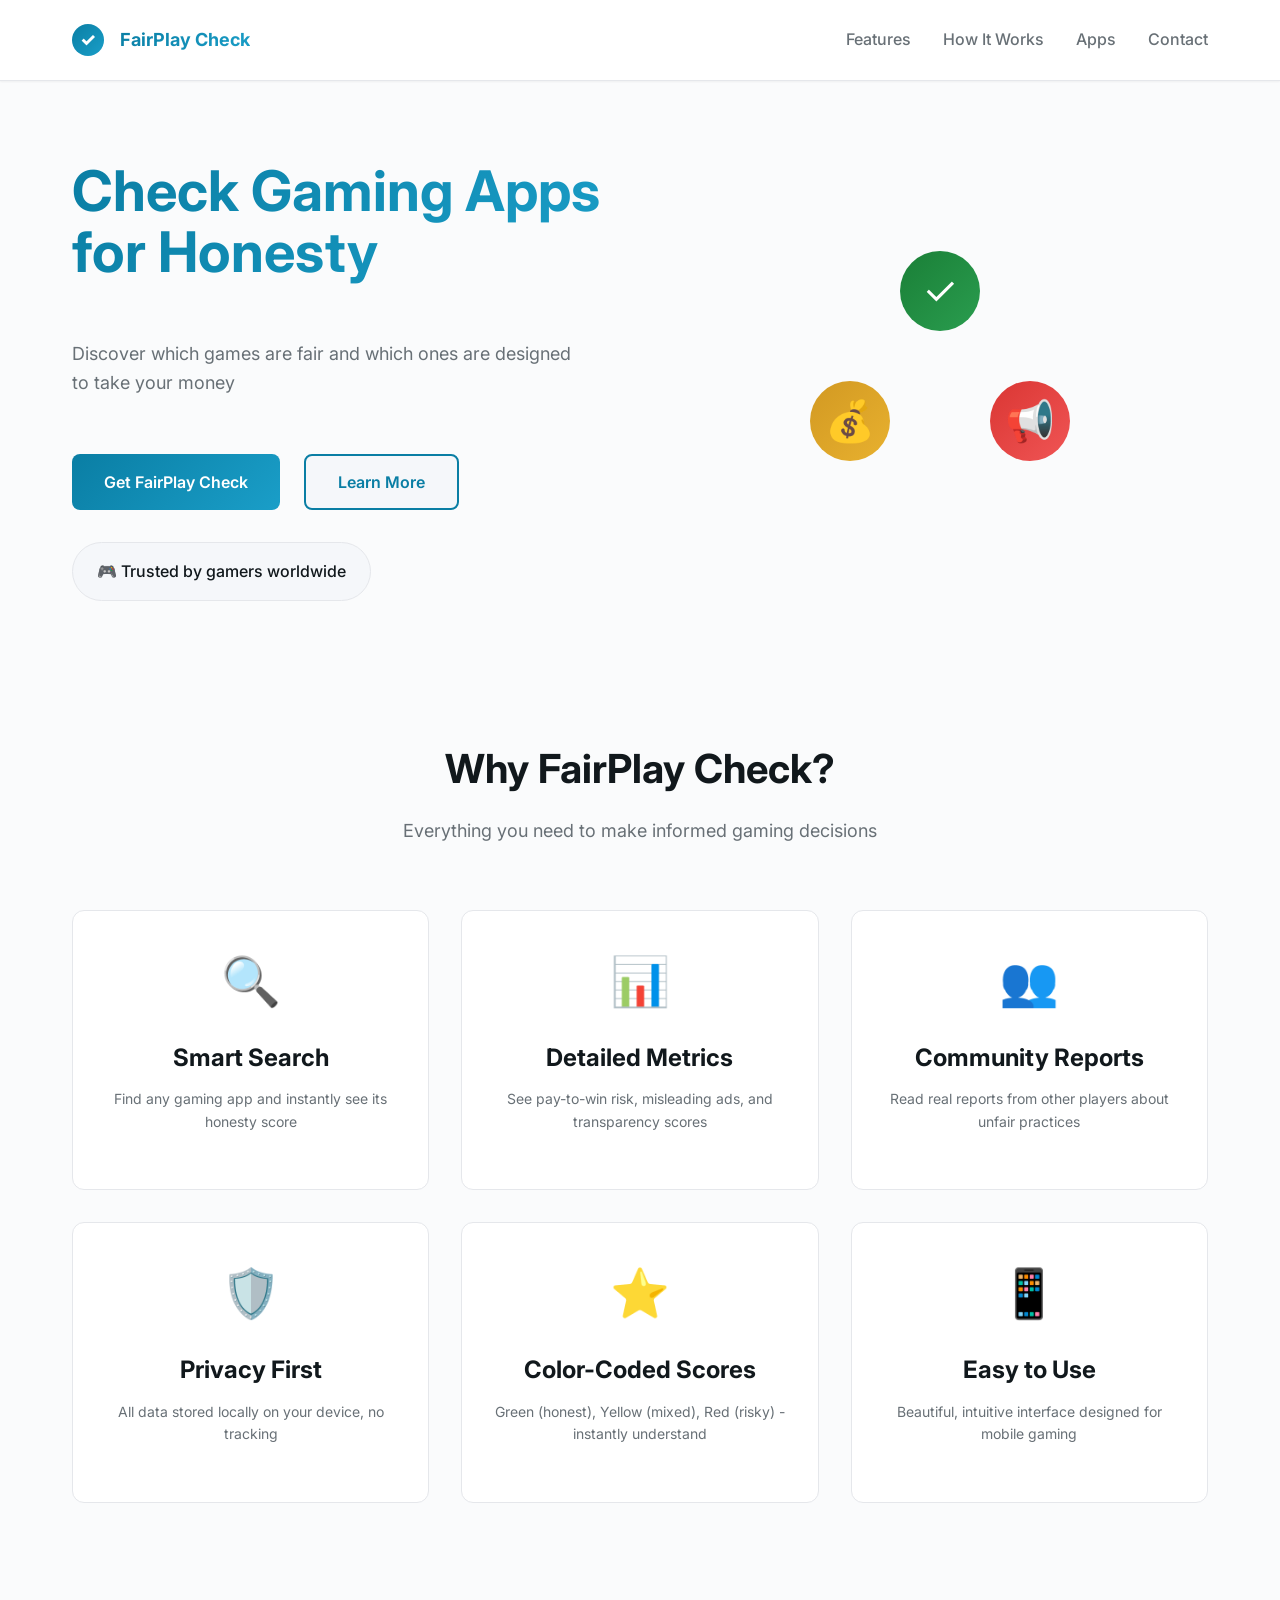
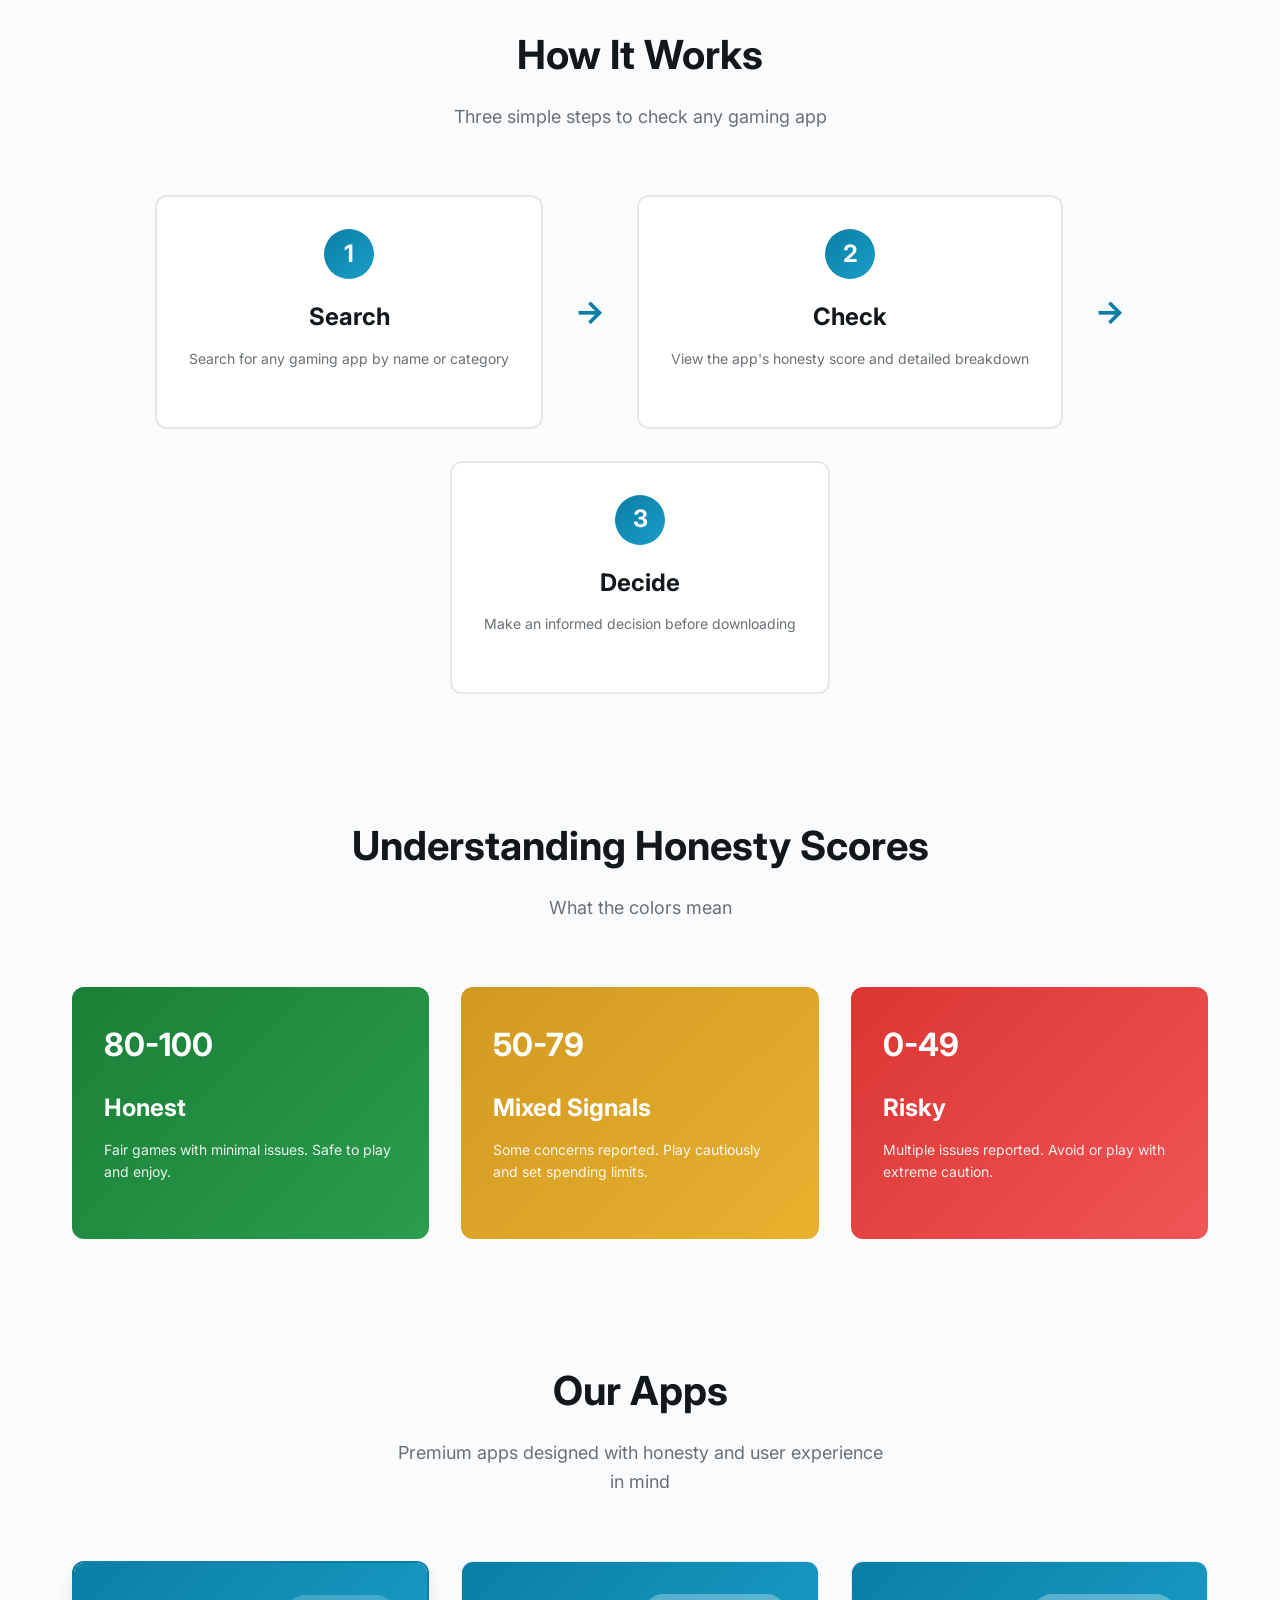
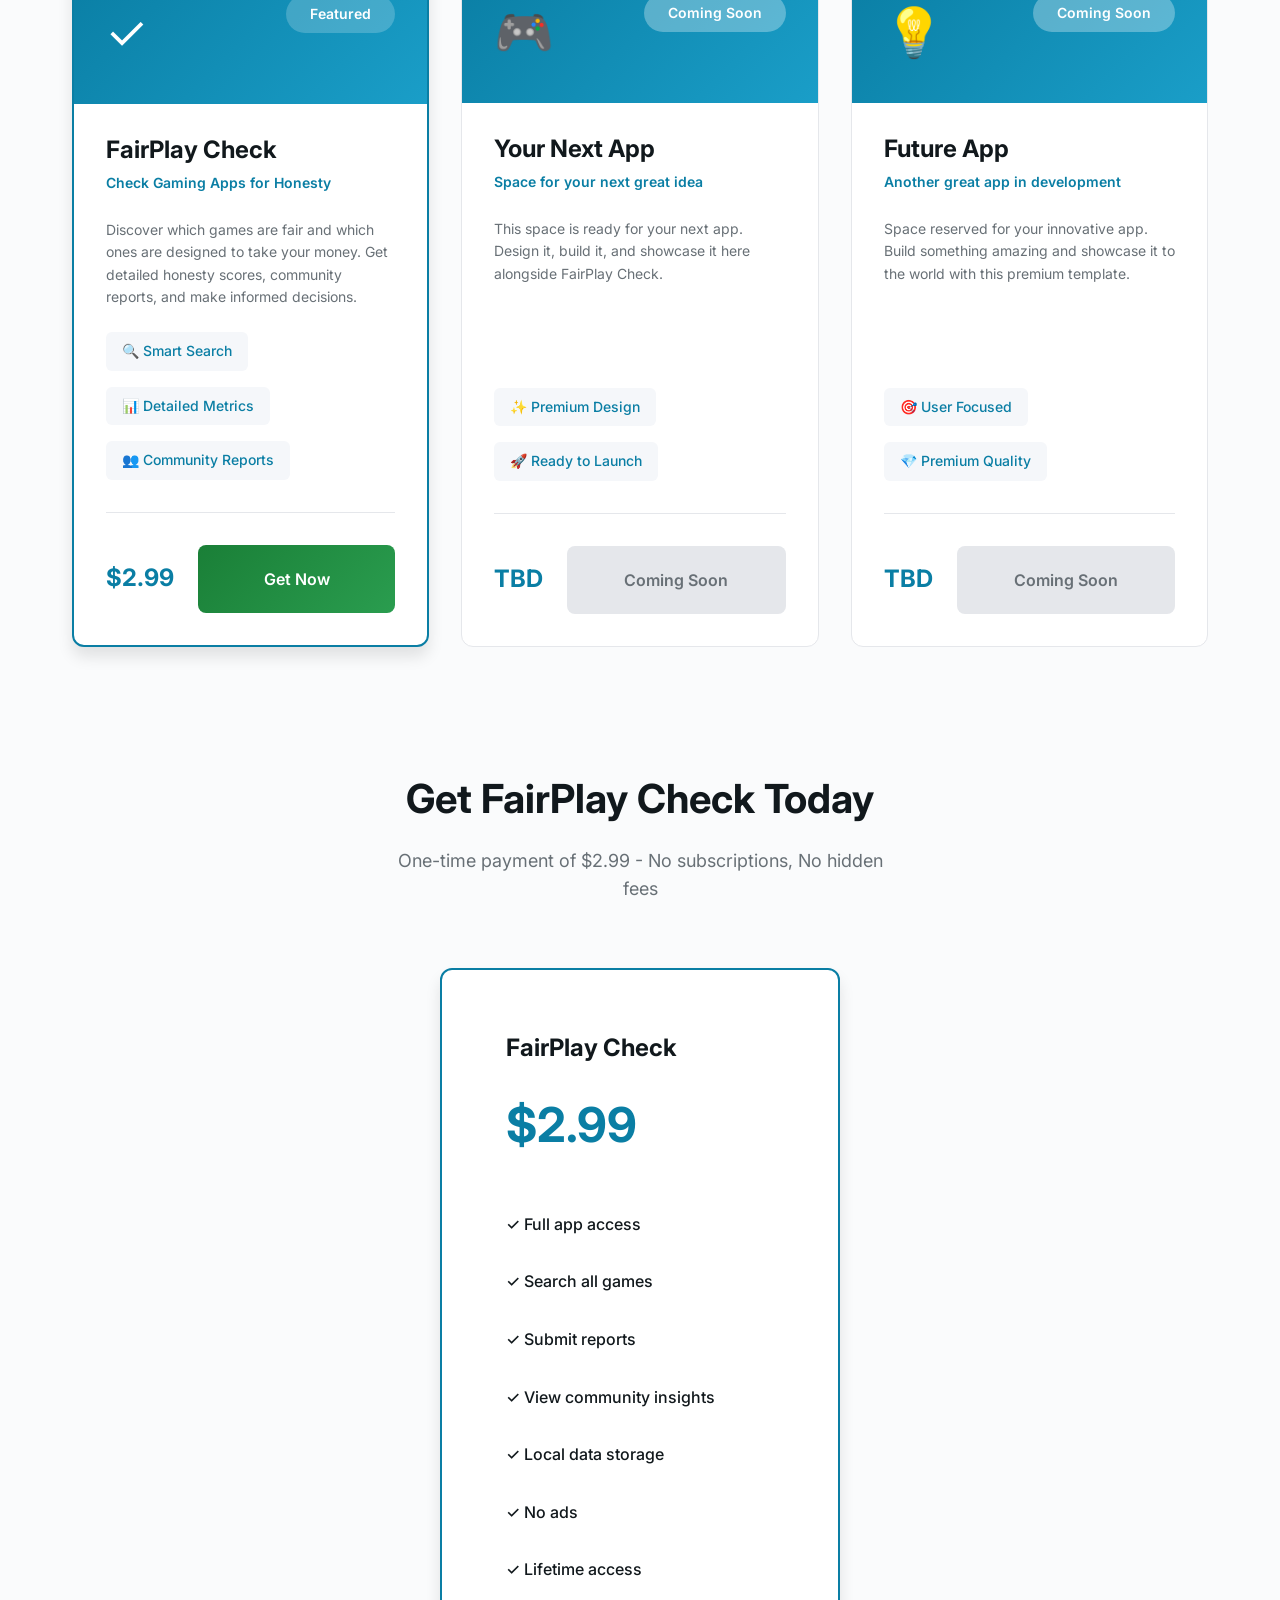
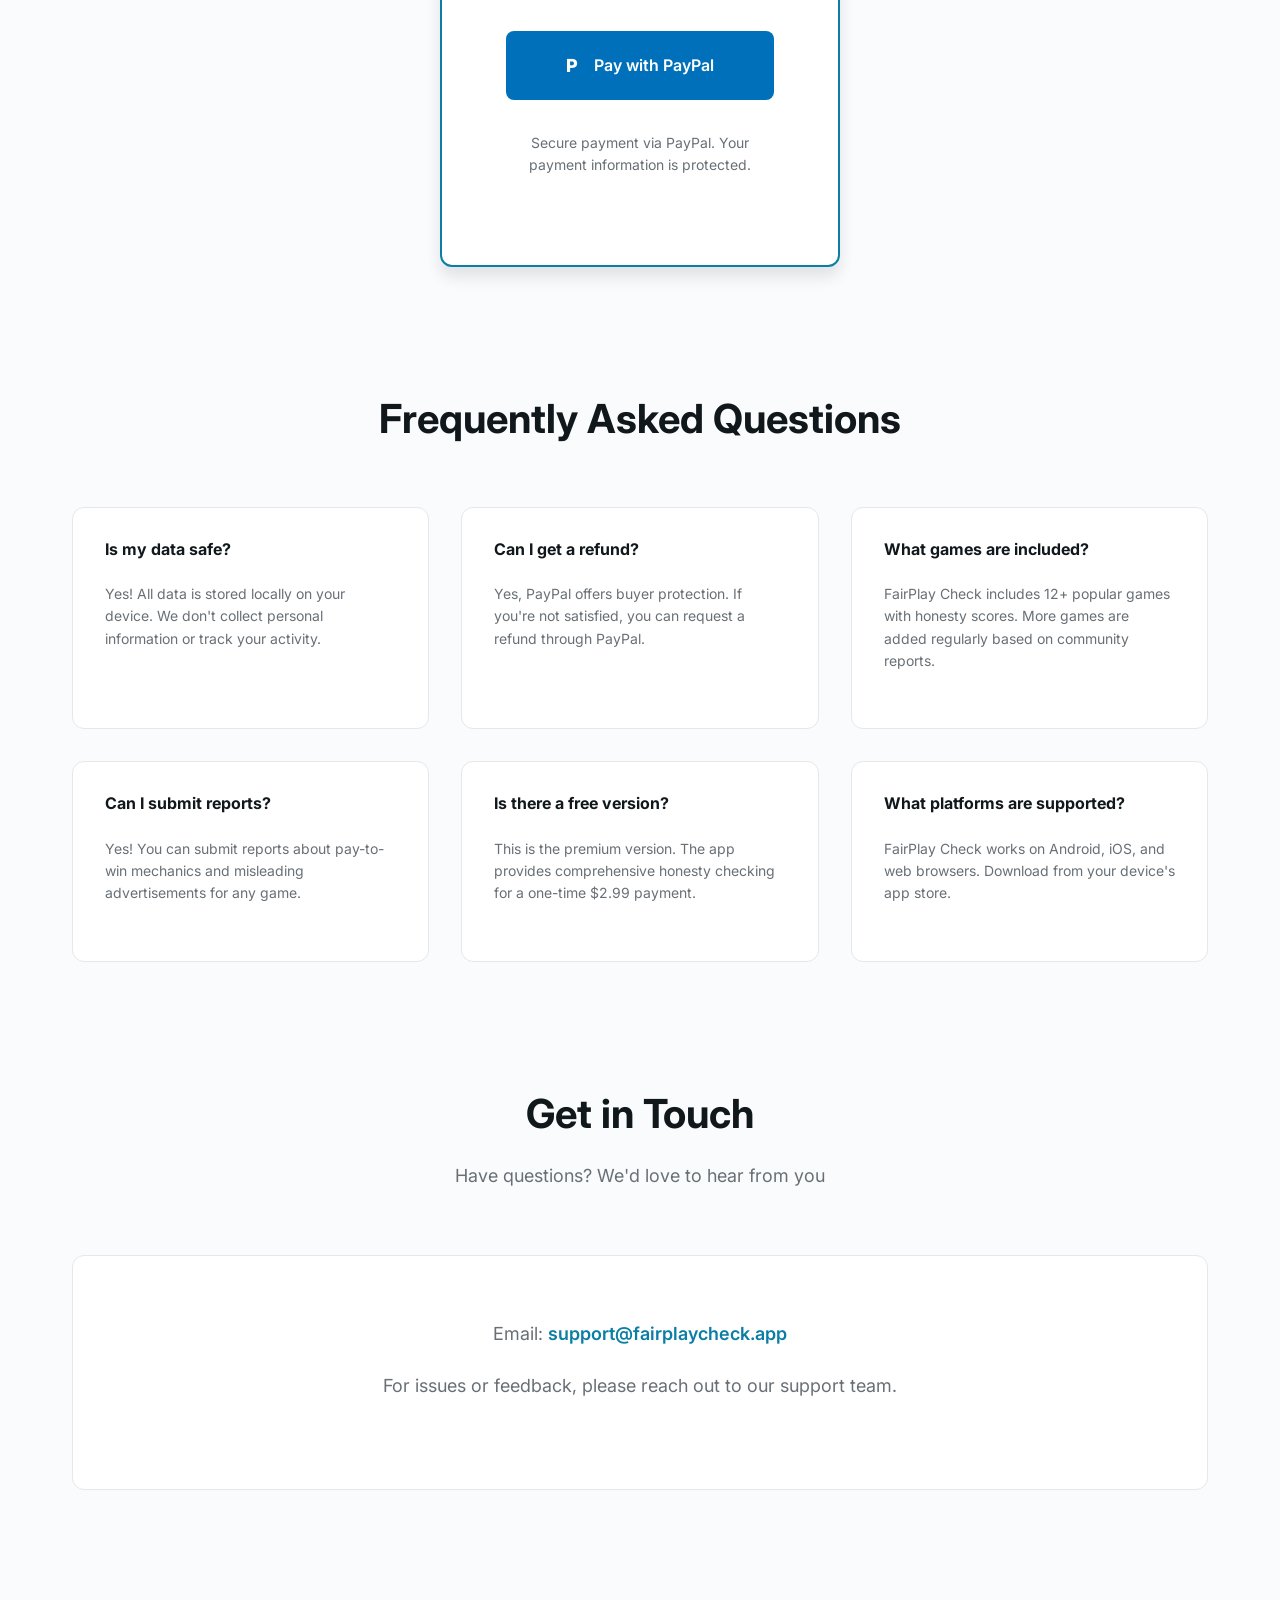
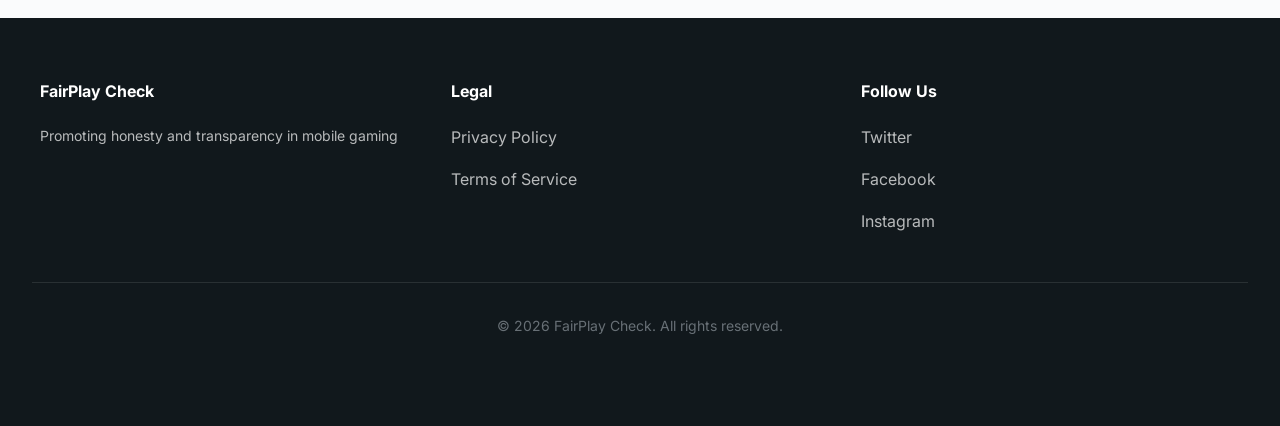
<file: index.html>
<!DOCTYPE html>
<html lang="en">
<head>
    <meta charset="UTF-8">
    <meta name="viewport" content="width=device-width, initial-scale=1.0">
    <title>FairPlay Check - Check Gaming Apps for Honesty</title>
    <link rel="stylesheet" href="styles.css">
    <link rel="preconnect" href="https://fonts.googleapis.com">
    <link rel="preconnect" href="https://fonts.gstatic.com" crossorigin>
    <link href="https://fonts.googleapis.com/css2?family=Inter:wght@300;400;500;600;700;800&display=swap" rel="stylesheet">
</head>
<body>
    <!-- Navigation -->
    <nav class="navbar">
        <div class="nav-container">
            <div class="nav-logo">
                <span class="logo-icon">✓</span>
                <span class="logo-text">FairPlay Check</span>
            </div>
            <ul class="nav-menu">
                <li><a href="#features" class="nav-link">Features</a></li>
                <li><a href="#how-it-works" class="nav-link">How It Works</a></li>
                <li><a href="#apps" class="nav-link">Apps</a></li>
                <li><a href="#contact" class="nav-link">Contact</a></li>
            </ul>
        </div>
    </nav>

    <!-- Hero Section -->
    <section class="hero">
        <div class="hero-content">
            <h1 class="hero-title">Check Gaming Apps for Honesty</h1>
            <p class="hero-subtitle">Discover which games are fair and which ones are designed to take your money</p>
            <div class="hero-buttons">
                <button class="btn btn-primary" onclick="scrollToApps()">Get FairPlay Check</button>
                <button class="btn btn-secondary" onclick="scrollToFeatures()">Learn More</button>
            </div>
            <div class="hero-badge">
                <span class="badge-text">🎮 Trusted by gamers worldwide</span>
            </div>
        </div>
        <div class="hero-visual">
            <div class="hero-graphic">
                <div class="graphic-element element-1">✓</div>
                <div class="graphic-element element-2">💰</div>
                <div class="graphic-element element-3">📢</div>
            </div>
        </div>
    </section>

    <!-- Features Section -->
    <section id="features" class="features">
        <div class="section-header">
            <h2>Why FairPlay Check?</h2>
            <p>Everything you need to make informed gaming decisions</p>
        </div>
        <div class="features-grid">
            <div class="feature-card">
                <div class="feature-icon">🔍</div>
                <h3>Smart Search</h3>
                <p>Find any gaming app and instantly see its honesty score</p>
            </div>
            <div class="feature-card">
                <div class="feature-icon">📊</div>
                <h3>Detailed Metrics</h3>
                <p>See pay-to-win risk, misleading ads, and transparency scores</p>
            </div>
            <div class="feature-card">
                <div class="feature-icon">👥</div>
                <h3>Community Reports</h3>
                <p>Read real reports from other players about unfair practices</p>
            </div>
            <div class="feature-card">
                <div class="feature-icon">🛡️</div>
                <h3>Privacy First</h3>
                <p>All data stored locally on your device, no tracking</p>
            </div>
            <div class="feature-card">
                <div class="feature-icon">⭐</div>
                <h3>Color-Coded Scores</h3>
                <p>Green (honest), Yellow (mixed), Red (risky) - instantly understand</p>
            </div>
            <div class="feature-card">
                <div class="feature-icon">📱</div>
                <h3>Easy to Use</h3>
                <p>Beautiful, intuitive interface designed for mobile gaming</p>
            </div>
        </div>
    </section>

    <!-- How It Works Section -->
    <section id="how-it-works" class="how-it-works">
        <div class="section-header">
            <h2>How It Works</h2>
            <p>Three simple steps to check any gaming app</p>
        </div>
        <div class="steps-container">
            <div class="step">
                <div class="step-number">1</div>
                <h3>Search</h3>
                <p>Search for any gaming app by name or category</p>
            </div>
            <div class="step-arrow">→</div>
            <div class="step">
                <div class="step-number">2</div>
                <h3>Check</h3>
                <p>View the app's honesty score and detailed breakdown</p>
            </div>
            <div class="step-arrow">→</div>
            <div class="step">
                <div class="step-number">3</div>
                <h3>Decide</h3>
                <p>Make an informed decision before downloading</p>
            </div>
        </div>
    </section>

    <!-- Honesty Scores Explained -->
    <section class="scores-explained">
        <div class="section-header">
            <h2>Understanding Honesty Scores</h2>
            <p>What the colors mean</p>
        </div>
        <div class="scores-grid">
            <div class="score-card score-green">
                <div class="score-badge">80-100</div>
                <h3>Honest</h3>
                <p>Fair games with minimal issues. Safe to play and enjoy.</p>
            </div>
            <div class="score-card score-yellow">
                <div class="score-badge">50-79</div>
                <h3>Mixed Signals</h3>
                <p>Some concerns reported. Play cautiously and set spending limits.</p>
            </div>
            <div class="score-card score-red">
                <div class="score-badge">0-49</div>
                <h3>Risky</h3>
                <p>Multiple issues reported. Avoid or play with extreme caution.</p>
            </div>
        </div>
    </section>

    <!-- Apps Showcase Section (Template for Future Apps) -->
    <section id="apps" class="apps-showcase">
        <div class="section-header">
            <h2>Our Apps</h2>
            <p>Premium apps designed with honesty and user experience in mind</p>
        </div>
        <div class="apps-grid">
            <!-- FairPlay Check App Card -->
            <div class="app-card app-featured">
                <div class="app-header">
                    <div class="app-icon">✓</div>
                    <div class="app-badge">Featured</div>
                </div>
                <div class="app-content">
                    <h3>FairPlay Check</h3>
                    <p class="app-tagline">Check Gaming Apps for Honesty</p>
                    <p class="app-description">Discover which games are fair and which ones are designed to take your money. Get detailed honesty scores, community reports, and make informed decisions.</p>
                    <div class="app-features">
                        <span class="feature-tag">🔍 Smart Search</span>
                        <span class="feature-tag">📊 Detailed Metrics</span>
                        <span class="feature-tag">👥 Community Reports</span>
                    </div>
                    <div class="app-footer">
                        <div class="app-price">$2.99</div>
                        <button class="btn btn-app-buy" onclick="scrollToPayment()">Get Now</button>
                    </div>
                </div>
            </div>

            <!-- Placeholder for Future App 1 -->
            <div class="app-card app-coming-soon">
                <div class="app-header">
                    <div class="app-icon">🎮</div>
                    <div class="app-badge coming">Coming Soon</div>
                </div>
                <div class="app-content">
                    <h3>Your Next App</h3>
                    <p class="app-tagline">Space for your next great idea</p>
                    <p class="app-description">This space is ready for your next app. Design it, build it, and showcase it here alongside FairPlay Check.</p>
                    <div class="app-features">
                        <span class="feature-tag">✨ Premium Design</span>
                        <span class="feature-tag">🚀 Ready to Launch</span>
                    </div>
                    <div class="app-footer">
                        <div class="app-price">TBD</div>
                        <button class="btn btn-app-notify" disabled>Coming Soon</button>
                    </div>
                </div>
            </div>

            <!-- Placeholder for Future App 2 -->
            <div class="app-card app-coming-soon">
                <div class="app-header">
                    <div class="app-icon">💡</div>
                    <div class="app-badge coming">Coming Soon</div>
                </div>
                <div class="app-content">
                    <h3>Future App</h3>
                    <p class="app-tagline">Another great app in development</p>
                    <p class="app-description">Space reserved for your innovative app. Build something amazing and showcase it to the world with this premium template.</p>
                    <div class="app-features">
                        <span class="feature-tag">🎯 User Focused</span>
                        <span class="feature-tag">💎 Premium Quality</span>
                    </div>
                    <div class="app-footer">
                        <div class="app-price">TBD</div>
                        <button class="btn btn-app-notify" disabled>Coming Soon</button>
                    </div>
                </div>
            </div>
        </div>
    </section>

    <!-- Payment Section -->
    <section id="payment" class="payment-section">
        <div class="section-header">
            <h2>Get FairPlay Check Today</h2>
            <p>One-time payment of $2.99 - No subscriptions, No hidden fees</p>
        </div>
        <div class="payment-container">
            <div class="payment-card">
                <h3>FairPlay Check</h3>
                <div class="payment-price">$2.99</div>
                <ul class="payment-features">
                    <li>✓ Full app access</li>
                    <li>✓ Search all games</li>
                    <li>✓ Submit reports</li>
                    <li>✓ View community insights</li>
                    <li>✓ Local data storage</li>
                    <li>✓ No ads</li>
                    <li>✓ Lifetime access</li>
                </ul>
                <div class="payment-methods">
                    <button class="btn btn-paypal" onclick="showPayPalInfo()">
                        <span class="paypal-icon">P</span> Pay with PayPal
                    </button>
                </div>
                <p class="payment-note">Secure payment via PayPal. Your payment information is protected.</p>
            </div>
        </div>
        <div id="paypal-info" class="paypal-info hidden">
            <p class="info-title">PayPal Payment Setup Instructions:</p>
            <p>1. Click the PayPal button above</p>
            <p>2. You will be redirected to PayPal to complete your purchase</p>
            <p>3. After payment, you'll receive download instructions</p>
            <p class="info-note">Note: The PayPal integration will be configured with your account details.</p>
        </div>
    </section>

    <!-- FAQ Section -->
    <section class="faq">
        <div class="section-header">
            <h2>Frequently Asked Questions</h2>
        </div>
        <div class="faq-container">
            <div class="faq-item">
                <h4>Is my data safe?</h4>
                <p>Yes! All data is stored locally on your device. We don't collect personal information or track your activity.</p>
            </div>
            <div class="faq-item">
                <h4>Can I get a refund?</h4>
                <p>Yes, PayPal offers buyer protection. If you're not satisfied, you can request a refund through PayPal.</p>
            </div>
            <div class="faq-item">
                <h4>What games are included?</h4>
                <p>FairPlay Check includes 12+ popular games with honesty scores. More games are added regularly based on community reports.</p>
            </div>
            <div class="faq-item">
                <h4>Can I submit reports?</h4>
                <p>Yes! You can submit reports about pay-to-win mechanics and misleading advertisements for any game.</p>
            </div>
            <div class="faq-item">
                <h4>Is there a free version?</h4>
                <p>This is the premium version. The app provides comprehensive honesty checking for a one-time $2.99 payment.</p>
            </div>
            <div class="faq-item">
                <h4>What platforms are supported?</h4>
                <p>FairPlay Check works on Android, iOS, and web browsers. Download from your device's app store.</p>
            </div>
        </div>
    </section>

    <!-- Contact Section -->
    <section id="contact" class="contact">
        <div class="section-header">
            <h2>Get in Touch</h2>
            <p>Have questions? We'd love to hear from you</p>
        </div>
        <div class="contact-content">
            <p>Email: <a href="mailto:support@fairplaycheck.app">support@fairplaycheck.app</a></p>
            <p>For issues or feedback, please reach out to our support team.</p>
        </div>
    </section>

    <!-- Footer -->
    <footer class="footer">
        <div class="footer-content">
            <div class="footer-section">
                <h4>FairPlay Check</h4>
                <p>Promoting honesty and transparency in mobile gaming</p>
            </div>
            <div class="footer-section">
                <h4>Legal</h4>
                <ul>
                    <li><a href="#privacy">Privacy Policy</a></li>
                    <li><a href="#terms">Terms of Service</a></li>
                </ul>
            </div>
            <div class="footer-section">
                <h4>Follow Us</h4>
                <ul>
                    <li><a href="#">Twitter</a></li>
                    <li><a href="#">Facebook</a></li>
                    <li><a href="#">Instagram</a></li>
                </ul>
            </div>
        </div>
        <div class="footer-bottom">
            <p>&copy; 2026 FairPlay Check. All rights reserved.</p>
        </div>
    </footer>

    <script src="script.js"></script>
</body>
</html>
</file>
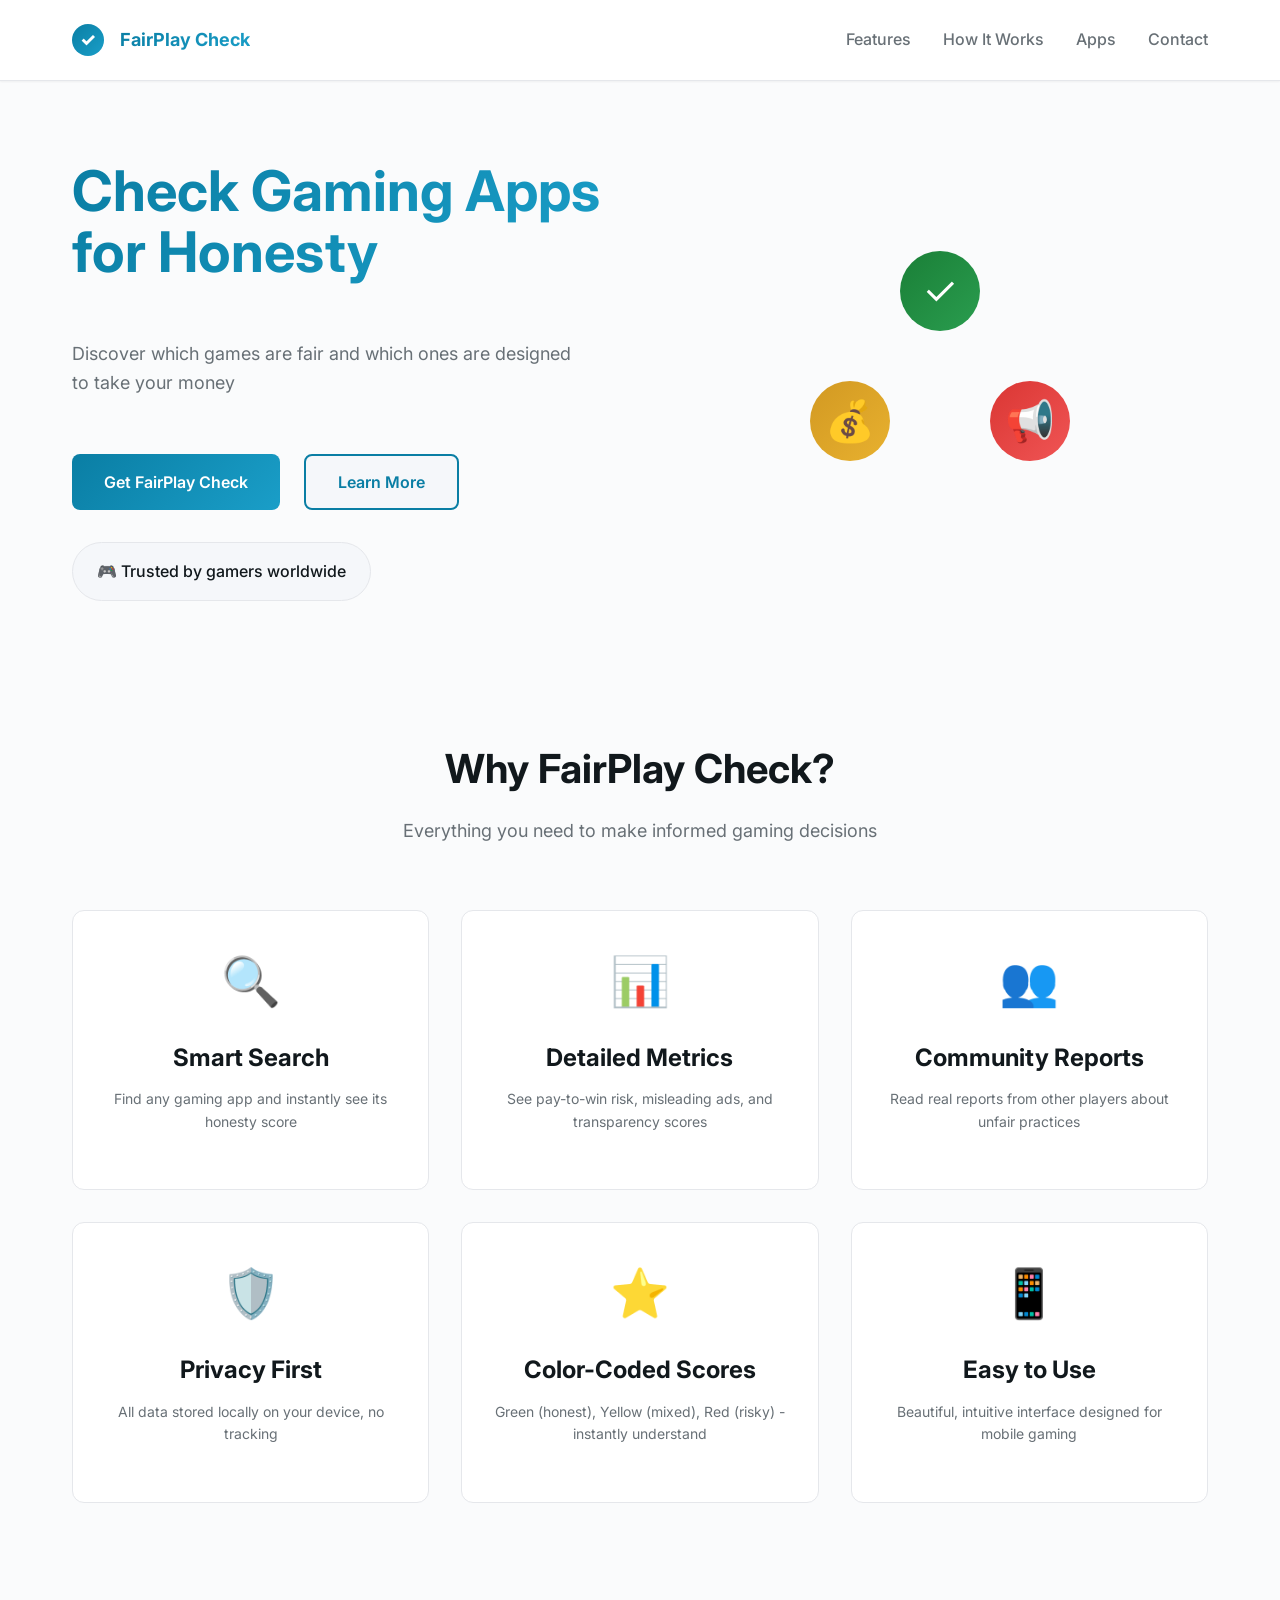
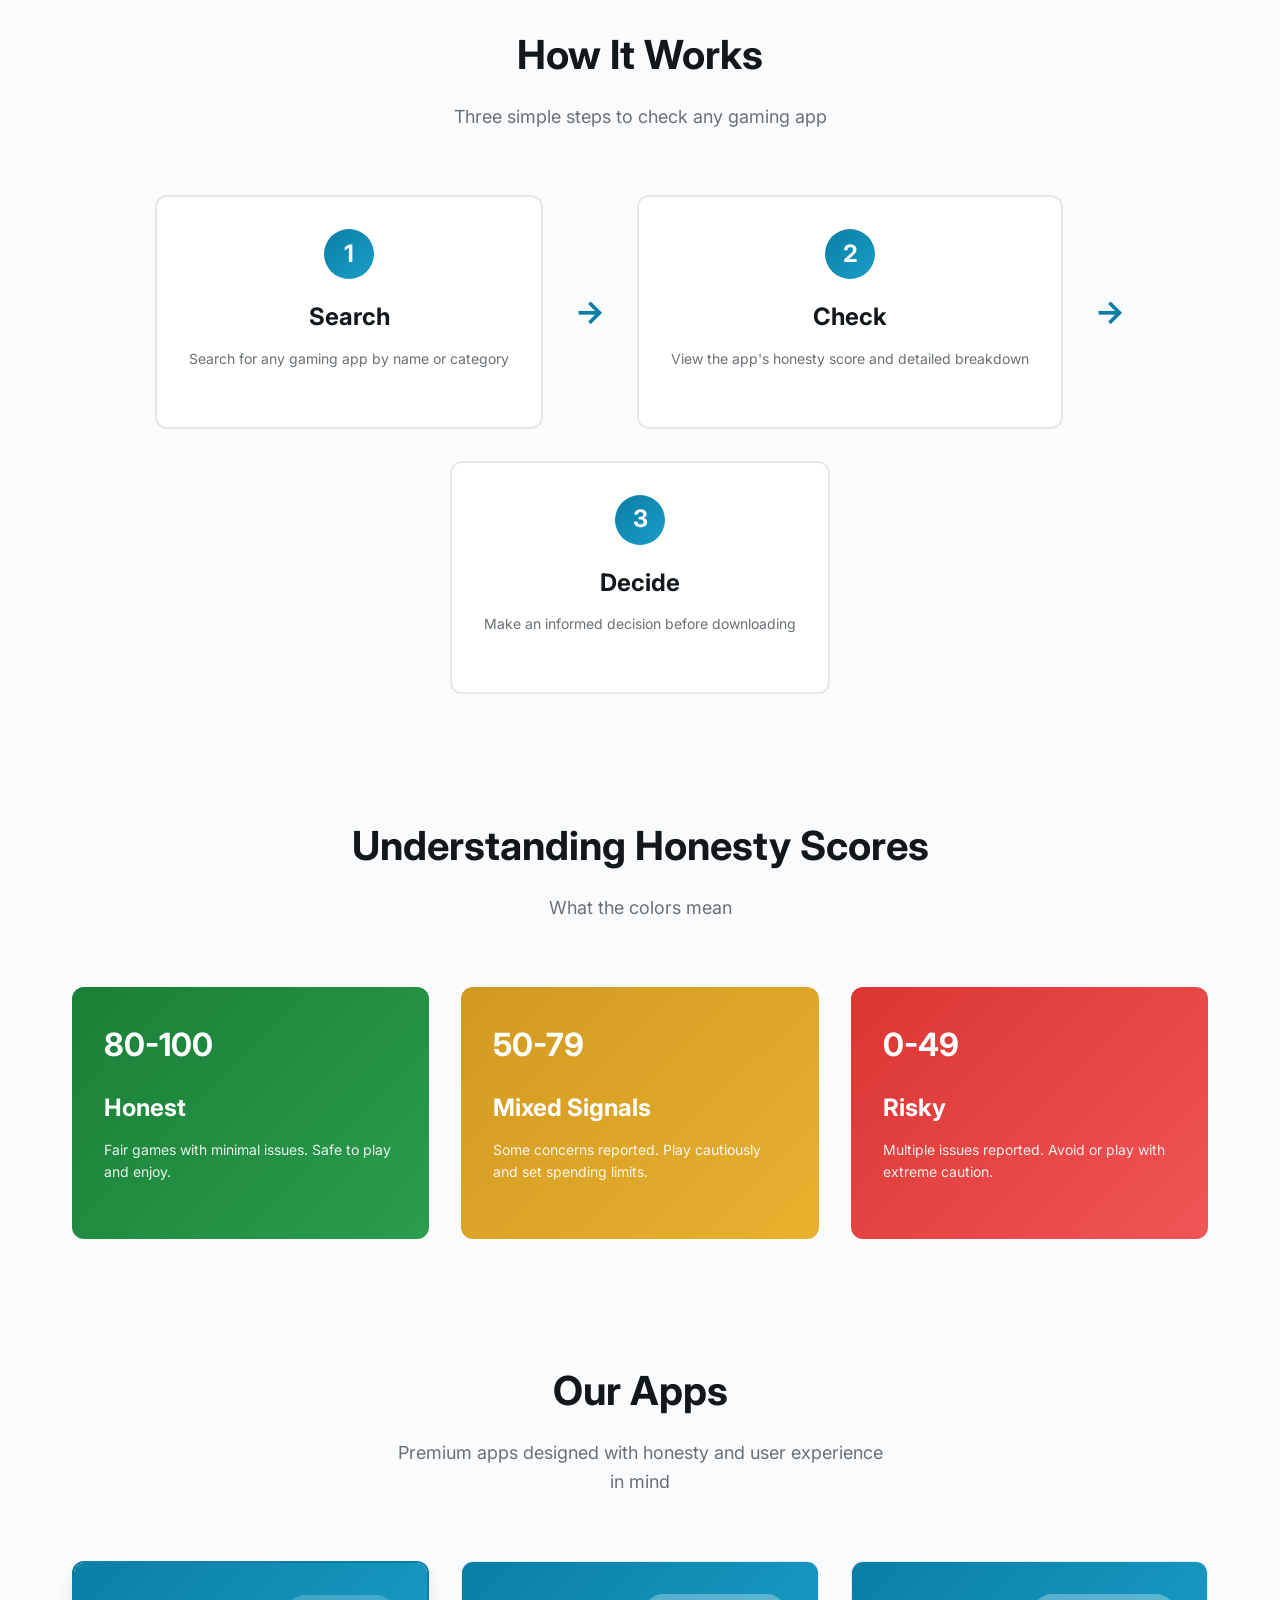
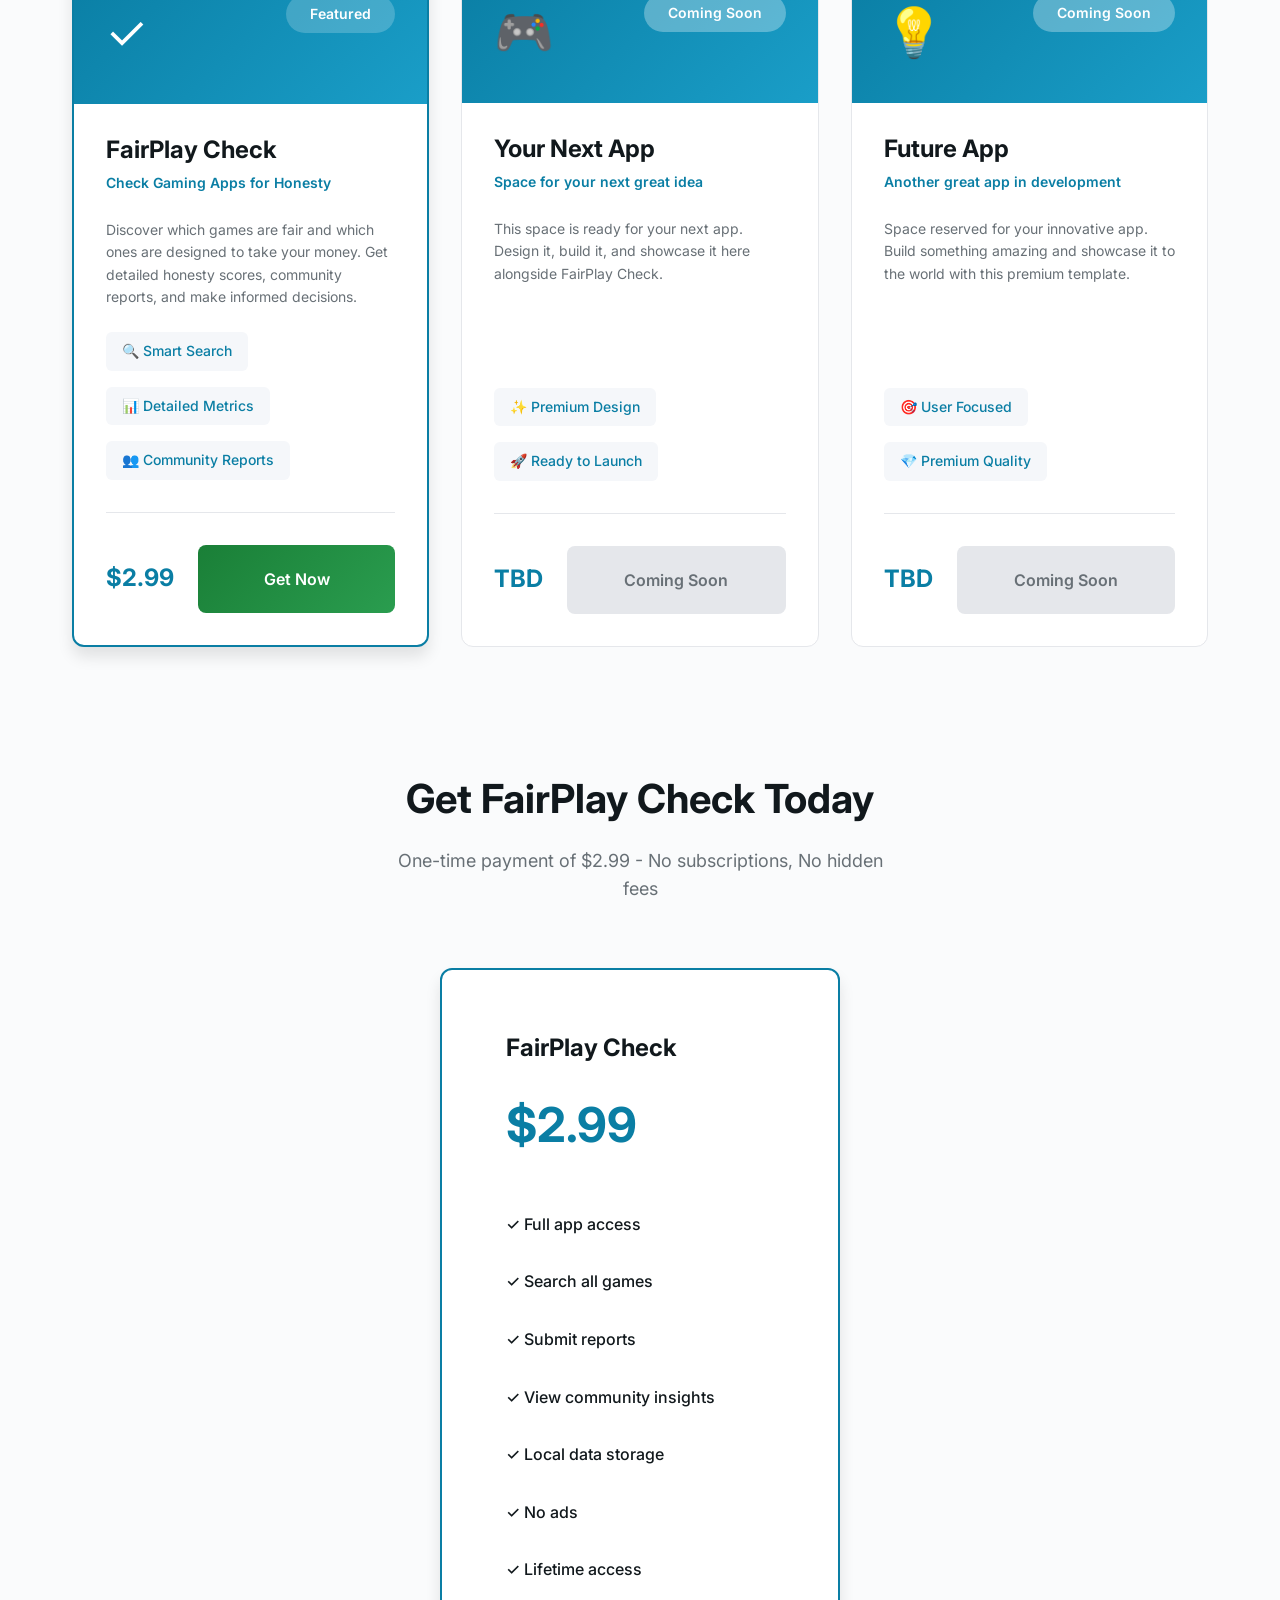
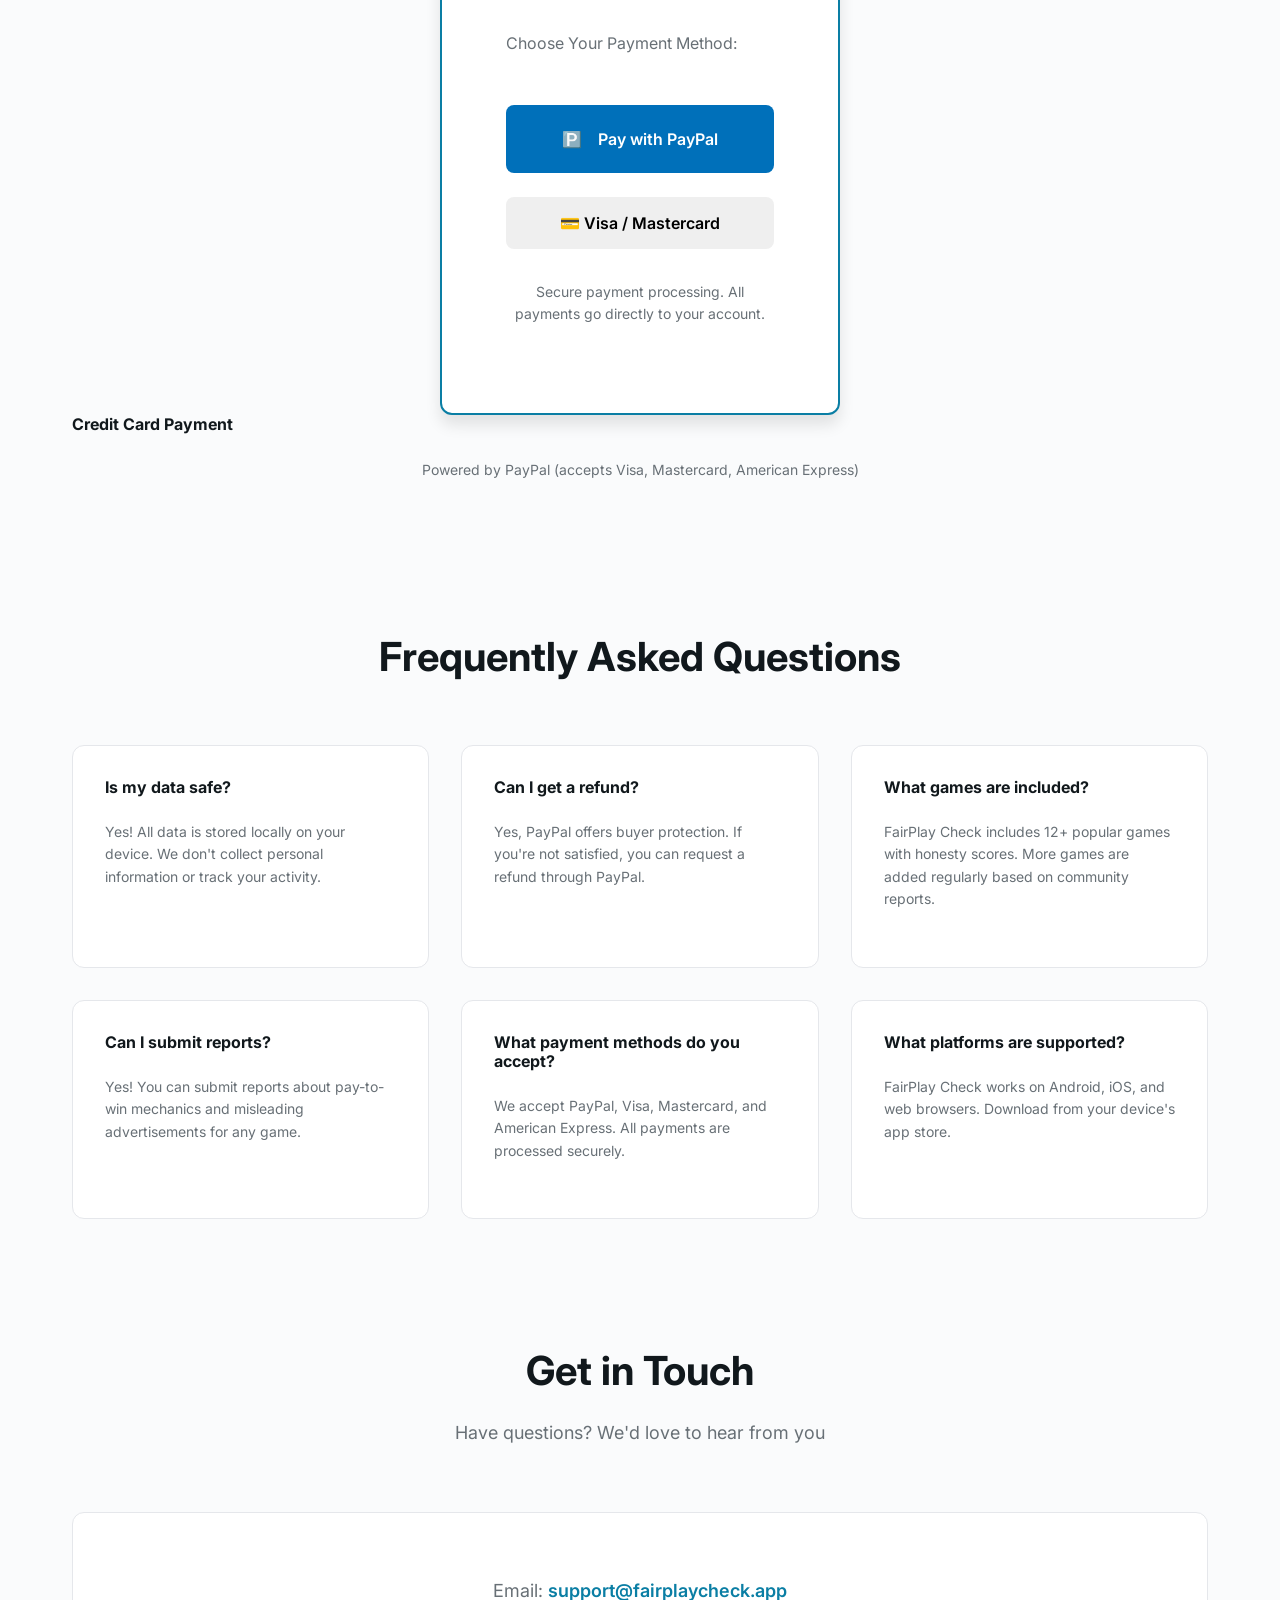
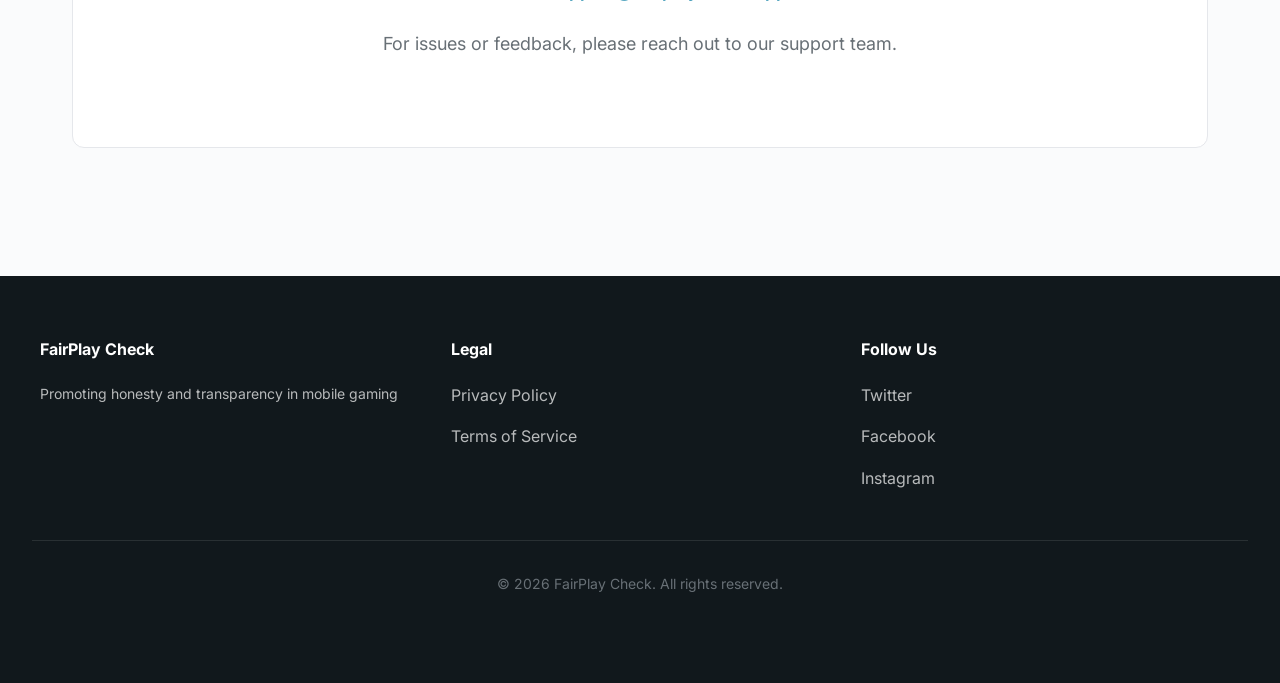
<file: public/index.html>
<!DOCTYPE html>
<html lang="en">
<head>
    <meta charset="UTF-8">
    <meta name="viewport" content="width=device-width, initial-scale=1.0">
    <meta name="description" content="FairPlay Check - Discover honest gaming apps. Check for pay-to-win mechanics, misleading ads, and transparency. Community-driven app honesty ratings.">
    <meta name="keywords" content="gaming apps, app honesty, pay-to-win checker, misleading ads, game transparency, app reviews, mobile games, fair games, gaming app ratings, game honesty checker">
    <meta name="author" content="FairPlay Check">
    <meta name="robots" content="index, follow">
    <title>FairPlay Check - Check Gaming Apps for Honesty</title>
    <link rel="stylesheet" href="styles.css">
    <link rel="preconnect" href="https://fonts.googleapis.com">
    <link rel="preconnect" href="https://fonts.gstatic.com" crossorigin>
    <link href="https://fonts.googleapis.com/css2?family=Inter:wght@300;400;500;600;700;800&display=swap" rel="stylesheet">
    <style>
        /* Buyer Information Modal */
        #buyer-info-modal {
            display: none;
            position: fixed;
            top: 0;
            left: 0;
            width: 100%;
            height: 100%;
            background-color: rgba(0, 0, 0, 0.7);
            z-index: 1000;
            align-items: center;
            justify-content: center;
        }
        
        .buyer-info-container {
            background: white;
            border-radius: 16px;
            padding: 40px;
            max-width: 500px;
            width: 90%;
            box-shadow: 0 20px 60px rgba(0, 0, 0, 0.3);
        }
        
        .buyer-info-container h2 {
            margin-top: 0;
            margin-bottom: 10px;
            color: #11181C;
            font-size: 28px;
        }
        
        .buyer-info-container p {
            color: #687076;
            margin-bottom: 30px;
        }
        
        #buyer-error {
            display: none;
            background-color: #da3633;
            color: white;
            padding: 12px 16px;
            border-radius: 8px;
            margin-bottom: 20px;
            font-size: 14px;
        }
        
        .buyer-form-group {
            margin-bottom: 20px;
        }
        
        .buyer-form-group label {
            display: block;
            margin-bottom: 8px;
            font-weight: 600;
            color: #11181C;
            font-size: 14px;
        }
        
        .buyer-form-group input {
            width: 100%;
            padding: 12px 16px;
            border: 1px solid #E5E7EB;
            border-radius: 8px;
            font-size: 16px;
            font-family: inherit;
            box-sizing: border-box;
            transition: border-color 0.2s;
        }
        
        .buyer-form-group input:focus {
            outline: none;
            border-color: #0a7ea4;
            box-shadow: 0 0 0 3px rgba(10, 126, 164, 0.1);
        }
        
        .buyer-form-buttons {
            display: flex;
            gap: 12px;
            margin-top: 30px;
        }
        
        .buyer-form-buttons button {
            flex: 1;
            padding: 12px 24px;
            border: none;
            border-radius: 8px;
            font-size: 16px;
            font-weight: 600;
            cursor: pointer;
            transition: all 0.2s;
        }
        
        .buyer-form-buttons .btn-continue {
            background-color: #0a7ea4;
            color: white;
        }
        
        .buyer-form-buttons .btn-continue:hover {
            background-color: #0a5f7f;
        }
        
        .buyer-form-buttons .btn-cancel {
            background-color: #f5f5f5;
            color: #11181C;
            border: 1px solid #E5E7EB;
        }
        
        .buyer-form-buttons .btn-cancel:hover {
            background-color: #e8e8e8;
        }
    </style>
</head>
<body>
    <!-- Buyer Information Modal -->
    <div id="buyer-info-modal">
        <div class="buyer-info-container">
            <h2>Purchase Information</h2>
            <p>Please provide your information to continue with the purchase.</p>
            
            <div id="buyer-error"></div>
            
            <form id="buyer-form" onsubmit="handleBuyerFormSubmit(event)">
                <div class="buyer-form-group">
                    <label for="buyer-full-name">Full Name *</label>
                    <input type="text" id="buyer-full-name" name="fullName" required placeholder="John Doe">
                </div>
                
                <div class="buyer-form-group">
                    <label for="buyer-email">Email Address *</label>
                    <input type="email" id="buyer-email" name="email" required placeholder="john@example.com">
                </div>
                
                <div class="buyer-form-group">
                    <label for="buyer-phone">Phone Number *</label>
                    <input type="tel" id="buyer-phone" name="phone" required placeholder="+1 (555) 123-4567">
                </div>
                
                <div class="buyer-form-buttons">
                    <button type="submit" class="btn-continue">Continue to Payment</button>
                    <button type="button" class="btn-cancel" onclick="hideBuyerForm()">Cancel</button>
                </div>
            </form>
        </div>
    </div>

    <!-- Navigation -->
    <nav class="navbar">
        <div class="nav-container">
            <div class="nav-logo">
                <span class="logo-icon">✓</span>
                <span class="logo-text">FairPlay Check</span>
            </div>
            <ul class="nav-menu">
                <li><a href="#features" class="nav-link">Features</a></li>
                <li><a href="#how-it-works" class="nav-link">How It Works</a></li>
                <li><a href="#apps" class="nav-link">Apps</a></li>
                <li><a href="#contact" class="nav-link">Contact</a></li>
            </ul>
        </div>
    </nav>

    <!-- Hero Section -->
    <section class="hero">
        <div class="hero-content">
            <h1 class="hero-title">Check Gaming Apps for Honesty</h1>
            <p class="hero-subtitle">Discover which games are fair and which ones are designed to take your money</p>
            <div class="hero-buttons">
                <button class="btn btn-primary" onclick="scrollToApps()">Get FairPlay Check</button>
                <button class="btn btn-secondary" onclick="scrollToFeatures()">Learn More</button>
            </div>
            <div class="hero-badge">
                <span class="badge-text">🎮 Trusted by gamers worldwide</span>
            </div>
        </div>
        <div class="hero-visual">
            <div class="hero-graphic">
                <div class="graphic-element element-1">✓</div>
                <div class="graphic-element element-2">💰</div>
                <div class="graphic-element element-3">📢</div>
            </div>
        </div>
    </section>

    <!-- Features Section -->
    <section id="features" class="features">
        <div class="section-header">
            <h2>Why FairPlay Check?</h2>
            <p>Everything you need to make informed gaming decisions</p>
        </div>
        <div class="features-grid">
            <div class="feature-card">
                <div class="feature-icon">🔍</div>
                <h3>Smart Search</h3>
                <p>Find any gaming app and instantly see its honesty score</p>
            </div>
            <div class="feature-card">
                <div class="feature-icon">📊</div>
                <h3>Detailed Metrics</h3>
                <p>See pay-to-win risk, misleading ads, and transparency scores</p>
            </div>
            <div class="feature-card">
                <div class="feature-icon">👥</div>
                <h3>Community Reports</h3>
                <p>Read real reports from other players about unfair practices</p>
            </div>
            <div class="feature-card">
                <div class="feature-icon">🛡️</div>
                <h3>Privacy First</h3>
                <p>All data stored locally on your device, no tracking</p>
            </div>
            <div class="feature-card">
                <div class="feature-icon">⭐</div>
                <h3>Color-Coded Scores</h3>
                <p>Green (honest), Yellow (mixed), Red (risky) - instantly understand</p>
            </div>
            <div class="feature-card">
                <div class="feature-icon">📱</div>
                <h3>Easy to Use</h3>
                <p>Beautiful, intuitive interface designed for mobile gaming</p>
            </div>
        </div>
    </section>

    <!-- How It Works Section -->
    <section id="how-it-works" class="how-it-works">
        <div class="section-header">
            <h2>How It Works</h2>
            <p>Three simple steps to check any gaming app</p>
        </div>
        <div class="steps-container">
            <div class="step">
                <div class="step-number">1</div>
                <h3>Search</h3>
                <p>Search for any gaming app by name or category</p>
            </div>
            <div class="step-arrow">→</div>
            <div class="step">
                <div class="step-number">2</div>
                <h3>Check</h3>
                <p>View the app's honesty score and detailed breakdown</p>
            </div>
            <div class="step-arrow">→</div>
            <div class="step">
                <div class="step-number">3</div>
                <h3>Decide</h3>
                <p>Make an informed decision before downloading</p>
            </div>
        </div>
    </section>

    <!-- Honesty Scores Explained -->
    <section class="scores-explained">
        <div class="section-header">
            <h2>Understanding Honesty Scores</h2>
            <p>What the colors mean</p>
        </div>
        <div class="scores-grid">
            <div class="score-card score-green">
                <div class="score-badge">80-100</div>
                <h3>Honest</h3>
                <p>Fair games with minimal issues. Safe to play and enjoy.</p>
            </div>
            <div class="score-card score-yellow">
                <div class="score-badge">50-79</div>
                <h3>Mixed Signals</h3>
                <p>Some concerns reported. Play cautiously and set spending limits.</p>
            </div>
            <div class="score-card score-red">
                <div class="score-badge">0-49</div>
                <h3>Risky</h3>
                <p>Multiple issues reported. Avoid or play with extreme caution.</p>
            </div>
        </div>
    </section>

    <!-- Apps Showcase Section (Template for Future Apps) -->
    <section id="apps" class="apps-showcase">
        <div class="section-header">
            <h2>Our Apps</h2>
            <p>Premium apps designed with honesty and user experience in mind</p>
        </div>
        <div class="apps-grid">
            <!-- FairPlay Check App Card -->
            <div class="app-card app-featured">
                <div class="app-header">
                    <div class="app-icon">✓</div>
                    <div class="app-badge">Featured</div>
                </div>
                <div class="app-content">
                    <h3>FairPlay Check</h3>
                    <p class="app-tagline">Check Gaming Apps for Honesty</p>
                    <p class="app-description">Discover which games are fair and which ones are designed to take your money. Get detailed honesty scores, community reports, and make informed decisions.</p>
                    <div class="app-features">
                        <span class="feature-tag">🔍 Smart Search</span>
                        <span class="feature-tag">📊 Detailed Metrics</span>
                        <span class="feature-tag">👥 Community Reports</span>
                    </div>
                    <div class="app-footer">
                        <div class="app-price">$2.99</div>
                        <button class="btn btn-app-buy" onclick="showBuyerForm()">Get Now</button>
                    </div>
                </div>
            </div>

            <!-- Placeholder for Future App 1 -->
            <div class="app-card app-coming-soon">
                <div class="app-header">
                    <div class="app-icon">🎮</div>
                    <div class="app-badge coming">Coming Soon</div>
                </div>
                <div class="app-content">
                    <h3>Your Next App</h3>
                    <p class="app-tagline">Space for your next great idea</p>
                    <p class="app-description">This space is ready for your next app. Design it, build it, and showcase it here alongside FairPlay Check.</p>
                    <div class="app-features">
                        <span class="feature-tag">✨ Premium Design</span>
                        <span class="feature-tag">🚀 Ready to Launch</span>
                    </div>
                    <div class="app-footer">
                        <div class="app-price">TBD</div>
                        <button class="btn btn-app-notify" disabled>Coming Soon</button>
                    </div>
                </div>
            </div>

            <!-- Placeholder for Future App 2 -->
            <div class="app-card app-coming-soon">
                <div class="app-header">
                    <div class="app-icon">💡</div>
                    <div class="app-badge coming">Coming Soon</div>
                </div>
                <div class="app-content">
                    <h3>Future App</h3>
                    <p class="app-tagline">Another great app in development</p>
                    <p class="app-description">Space reserved for your innovative app. Build something amazing and showcase it to the world with this premium template.</p>
                    <div class="app-features">
                        <span class="feature-tag">🎯 User Focused</span>
                        <span class="feature-tag">💎 Premium Quality</span>
                    </div>
                    <div class="app-footer">
                        <div class="app-price">TBD</div>
                        <button class="btn btn-app-notify" disabled>Coming Soon</button>
                    </div>
                </div>
            </div>
        </div>
    </section>

    <!-- Payment Section -->
    <section id="payment" class="payment-section">
        <div class="section-header">
            <h2>Get FairPlay Check Today</h2>
            <p>One-time payment of $2.99 - No subscriptions, No hidden fees</p>
        </div>
        <div class="payment-container">
            <div class="payment-card">
                <h3>FairPlay Check</h3>
                <div class="payment-price">$2.99</div>
                <ul class="payment-features">
                    <li>✓ Full app access</li>
                    <li>✓ Search all games</li>
                    <li>✓ Submit reports</li>
                    <li>✓ View community insights</li>
                    <li>✓ Local data storage</li>
                    <li>✓ No ads</li>
                    <li>✓ Lifetime access</li>
                </ul>
                
                <!-- Payment Methods -->
                <div class="payment-methods">
                    <p class="payment-methods-title">Choose Your Payment Method:</p>
                    
                    <!-- PayPal Button -->
                    <button type="button" class="btn btn-payment btn-paypal" onclick="initPayPalPayment(); return false;">
                        <span class="payment-icon">🅿️</span> Pay with PayPal
                    </button>
                    
                    <!-- Visa/Mastercard Button -->
                    <button type="button" class="btn btn-payment btn-card" onclick="initCardPayment(); return false;">
                        <span class="payment-icon">💳</span> Visa / Mastercard
                    </button>
                </div>
                
                <p class="payment-note">Secure payment processing. All payments go directly to your account.</p>
            </div>
        </div>

        <!-- PayPal Container -->
        <div id="paypal-button-container" class="payment-container-hidden"></div>

        <!-- Card Payment Container -->
        <div id="card-payment-container" class="payment-container-hidden">
            <div class="card-payment-form">
                <h4>Credit Card Payment</h4>
                <p class="payment-note">Powered by PayPal (accepts Visa, Mastercard, American Express)</p>
                <div id="card-element-container"></div>
            </div>
        </div>
    </section>

    <!-- FAQ Section -->
    <section class="faq">
        <div class="section-header">
            <h2>Frequently Asked Questions</h2>
        </div>
        <div class="faq-container">
            <div class="faq-item">
                <h4>Is my data safe?</h4>
                <p>Yes! All data is stored locally on your device. We don't collect personal information or track your activity.</p>
            </div>
            <div class="faq-item">
                <h4>Can I get a refund?</h4>
                <p>Yes, PayPal offers buyer protection. If you're not satisfied, you can request a refund through PayPal.</p>
            </div>
            <div class="faq-item">
                <h4>What games are included?</h4>
                <p>FairPlay Check includes 12+ popular games with honesty scores. More games are added regularly based on community reports.</p>
            </div>
            <div class="faq-item">
                <h4>Can I submit reports?</h4>
                <p>Yes! You can submit reports about pay-to-win mechanics and misleading advertisements for any game.</p>
            </div>
            <div class="faq-item">
                <h4>What payment methods do you accept?</h4>
                <p>We accept PayPal, Visa, Mastercard, and American Express. All payments are processed securely.</p>
            </div>
            <div class="faq-item">
                <h4>What platforms are supported?</h4>
                <p>FairPlay Check works on Android, iOS, and web browsers. Download from your device's app store.</p>
            </div>
        </div>
    </section>

    <!-- Contact Section -->
    <section id="contact" class="contact">
        <div class="section-header">
            <h2>Get in Touch</h2>
            <p>Have questions? We'd love to hear from you</p>
        </div>
        <div class="contact-content">
            <p>Email: <a href="mailto:support@fairplaycheck.app">support@fairplaycheck.app</a></p>
            <p>For issues or feedback, please reach out to our support team.</p>
        </div>
    </section>

    <!-- Footer -->
    <footer class="footer">
        <div class="footer-content">
            <div class="footer-section">
                <h4>FairPlay Check</h4>
                <p>Promoting honesty and transparency in mobile gaming</p>
            </div>
            <div class="footer-section">
                <h4>Legal</h4>
                <ul>
                    <li><a href="#privacy">Privacy Policy</a></li>
                    <li><a href="#terms">Terms of Service</a></li>
                </ul>
            </div>
            <div class="footer-section">
                <h4>Follow Us</h4>
                <ul>
                    <li><a href="#">Twitter</a></li>
                    <li><a href="#">Facebook</a></li>
                    <li><a href="#">Instagram</a></li>
                </ul>
            </div>
        </div>
        <div class="footer-bottom">
            <p>&copy; 2026 FairPlay Check. All rights reserved.</p>
        </div>
    </footer>

    <!-- PayPal SDK -->
    <script src="https://www.paypal.com/sdk/js?client-id=AXKfXcjE0dxuocGjYsMkvlt563AMyZinEqGpr0Zjv4BWDkcXHDJfPOxFmCzhYcTk0Iiv9kSwSBmi7kiS&currency=USD"></script>
    
    <script src="script.js"></script>
    <script src="payment.js"></script>
</body>
</html>
</file>
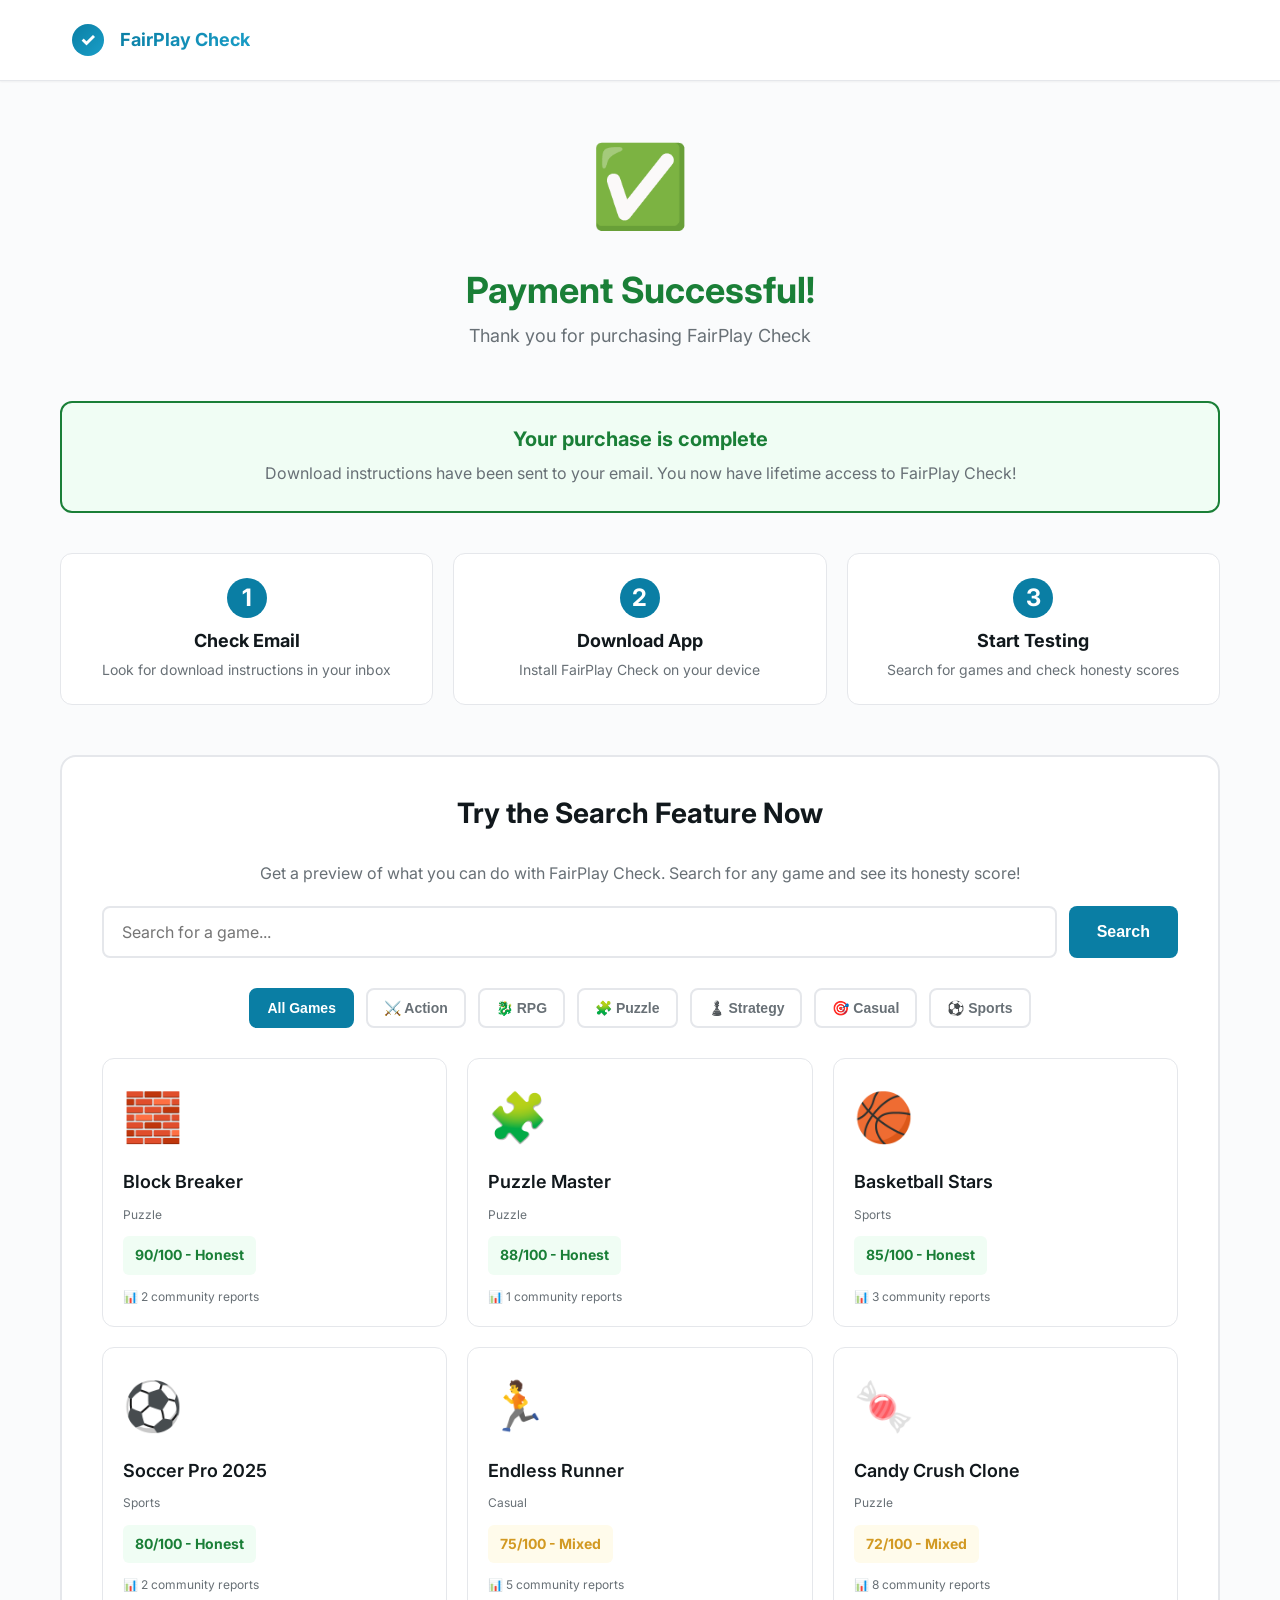
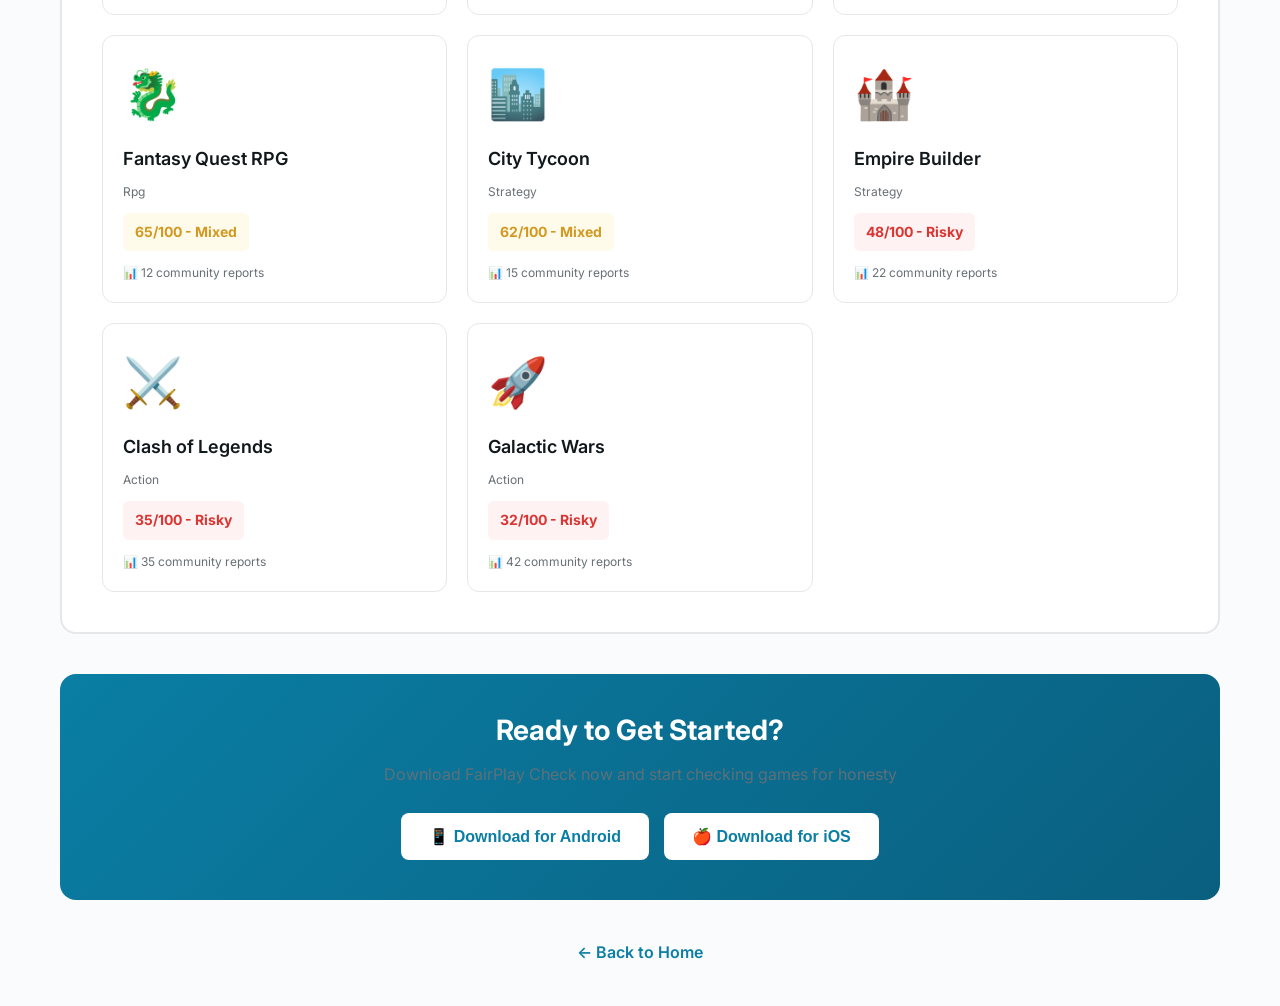
<file: public/success.html>
<!DOCTYPE html>
<html lang="en">
<head>
    <meta charset="UTF-8">
    <meta name="viewport" content="width=device-width, initial-scale=1.0">
    <title>Purchase Successful - FairPlay Check</title>
    <link rel="stylesheet" href="styles.css">
    <link rel="preconnect" href="https://fonts.googleapis.com">
    <link rel="preconnect" href="https://fonts.gstatic.com" crossorigin>
    <link href="https://fonts.googleapis.com/css2?family=Inter:wght@300;400;500;600;700;800&display=swap" rel="stylesheet">
    <style>
        .success-container {
            max-width: 1200px;
            margin: 0 auto;
            padding: 40px 20px;
        }

        .success-header {
            text-align: center;
            margin-bottom: 50px;
        }

        .success-icon {
            font-size: 80px;
            margin-bottom: 20px;
            animation: bounce 1s ease-in-out;
        }

        @keyframes bounce {
            0%, 100% { transform: translateY(0); }
            50% { transform: translateY(-20px); }
        }

        .success-header h1 {
            font-size: 36px;
            color: #1a7f37;
            margin: 0 0 10px 0;
        }

        .success-header p {
            font-size: 18px;
            color: #687076;
            margin: 0;
        }

        .success-message {
            background: #f0fdf4;
            border: 2px solid #1a7f37;
            border-radius: 12px;
            padding: 24px;
            margin-bottom: 40px;
            text-align: center;
        }

        .success-message h2 {
            color: #1a7f37;
            margin: 0 0 10px 0;
            font-size: 20px;
        }

        .success-message p {
            color: #687076;
            margin: 0;
            line-height: 1.6;
        }

        .next-steps {
            display: grid;
            grid-template-columns: repeat(auto-fit, minmax(250px, 1fr));
            gap: 20px;
            margin-bottom: 50px;
        }

        .step-card {
            background: white;
            border: 1px solid #E5E7EB;
            border-radius: 12px;
            padding: 24px;
            text-align: center;
        }

        .step-number {
            display: inline-block;
            width: 40px;
            height: 40px;
            background: #0a7ea4;
            color: white;
            border-radius: 50%;
            line-height: 40px;
            font-weight: 700;
            margin-bottom: 12px;
        }

        .step-card h3 {
            color: #11181C;
            margin: 0 0 8px 0;
            font-size: 18px;
        }

        .step-card p {
            color: #687076;
            margin: 0;
            font-size: 14px;
            line-height: 1.5;
        }

        .search-section {
            background: white;
            border: 2px solid #E5E7EB;
            border-radius: 16px;
            padding: 40px;
            margin-bottom: 40px;
        }

        .search-section h2 {
            text-align: center;
            color: #11181C;
            margin: 0 0 30px 0;
            font-size: 28px;
        }

        .search-bar {
            display: flex;
            gap: 12px;
            margin-bottom: 30px;
        }

        .search-bar input {
            flex: 1;
            padding: 14px 18px;
            border: 2px solid #E5E7EB;
            border-radius: 8px;
            font-size: 16px;
            font-family: inherit;
            transition: border-color 0.2s;
        }

        .search-bar input:focus {
            outline: none;
            border-color: #0a7ea4;
            box-shadow: 0 0 0 3px rgba(10, 126, 164, 0.1);
        }

        .search-bar button {
            padding: 14px 28px;
            background: #0a7ea4;
            color: white;
            border: none;
            border-radius: 8px;
            font-size: 16px;
            font-weight: 600;
            cursor: pointer;
            transition: background 0.2s;
        }

        .search-bar button:hover {
            background: #0a5f7f;
        }

        .category-filters {
            display: flex;
            gap: 12px;
            flex-wrap: wrap;
            margin-bottom: 30px;
            justify-content: center;
        }

        .category-btn {
            padding: 10px 16px;
            border: 2px solid #E5E7EB;
            background: white;
            border-radius: 8px;
            cursor: pointer;
            font-size: 14px;
            font-weight: 600;
            color: #687076;
            transition: all 0.2s;
        }

        .category-btn:hover,
        .category-btn.active {
            border-color: #0a7ea4;
            background: #0a7ea4;
            color: white;
        }

        .games-list {
            display: grid;
            grid-template-columns: repeat(auto-fill, minmax(280px, 1fr));
            gap: 20px;
        }

        .game-item {
            background: white;
            border: 1px solid #E5E7EB;
            border-radius: 12px;
            padding: 20px;
            cursor: pointer;
            transition: all 0.2s;
        }

        .game-item:hover {
            box-shadow: 0 8px 16px rgba(0, 0, 0, 0.1);
            transform: translateY(-4px);
        }

        .game-icon {
            font-size: 48px;
            margin-bottom: 12px;
        }

        .game-name {
            font-size: 18px;
            font-weight: 600;
            color: #11181C;
            margin: 0 0 8px 0;
        }

        .game-category {
            font-size: 12px;
            color: #687076;
            margin: 0 0 12px 0;
        }

        .honesty-score {
            display: inline-block;
            padding: 8px 12px;
            border-radius: 6px;
            font-weight: 700;
            font-size: 14px;
            margin-bottom: 12px;
        }

        .honesty-green {
            background: #f0fdf4;
            color: #1a7f37;
        }

        .honesty-yellow {
            background: #fffbeb;
            color: #d29922;
        }

        .honesty-red {
            background: #fef2f2;
            color: #da3633;
        }

        .game-reports {
            font-size: 12px;
            color: #687076;
            margin: 0;
        }

        .empty-state {
            text-align: center;
            padding: 40px 20px;
            color: #687076;
        }

        .empty-state p {
            margin: 0;
            font-size: 16px;
        }

        .download-section {
            background: linear-gradient(135deg, #0a7ea4 0%, #0a5f7f 100%);
            color: white;
            border-radius: 16px;
            padding: 40px;
            text-align: center;
            margin-bottom: 40px;
        }

        .download-section h2 {
            margin: 0 0 15px 0;
            font-size: 28px;
        }

        .download-section p {
            margin: 0 0 25px 0;
            font-size: 16px;
            opacity: 0.9;
        }

        .download-buttons {
            display: flex;
            gap: 15px;
            justify-content: center;
            flex-wrap: wrap;
        }

        .download-btn {
            padding: 14px 28px;
            background: white;
            color: #0a7ea4;
            border: none;
            border-radius: 8px;
            font-size: 16px;
            font-weight: 600;
            cursor: pointer;
            transition: all 0.2s;
        }

        .download-btn:hover {
            transform: scale(1.05);
            box-shadow: 0 8px 16px rgba(0, 0, 0, 0.2);
        }

        .back-link {
            text-align: center;
            margin-top: 30px;
        }

        .back-link a {
            color: #0a7ea4;
            text-decoration: none;
            font-weight: 600;
        }

        .back-link a:hover {
            text-decoration: underline;
        }

        @media (max-width: 768px) {
            .search-section {
                padding: 20px;
            }

            .search-section h2 {
                font-size: 22px;
            }

            .category-filters {
                justify-content: flex-start;
                overflow-x: auto;
                padding-bottom: 10px;
            }

            .download-buttons {
                flex-direction: column;
            }

            .download-btn {
                width: 100%;
            }
        }
    </style>
</head>
<body>
    <!-- Navigation -->
    <nav class="navbar">
        <div class="nav-container">
            <div class="nav-logo">
                <span class="logo-icon">✓</span>
                <span class="logo-text">FairPlay Check</span>
            </div>
        </div>
    </nav>

    <div class="success-container">
        <!-- Success Header -->
        <div class="success-header">
            <div class="success-icon">✅</div>
            <h1>Payment Successful!</h1>
            <p>Thank you for purchasing FairPlay Check</p>
        </div>

        <!-- Success Message -->
        <div class="success-message">
            <h2>Your purchase is complete</h2>
            <p>Download instructions have been sent to your email. You now have lifetime access to FairPlay Check!</p>
        </div>

        <!-- Next Steps -->
        <div class="next-steps">
            <div class="step-card">
                <div class="step-number">1</div>
                <h3>Check Email</h3>
                <p>Look for download instructions in your inbox</p>
            </div>
            <div class="step-card">
                <div class="step-number">2</div>
                <h3>Download App</h3>
                <p>Install FairPlay Check on your device</p>
            </div>
            <div class="step-card">
                <div class="step-number">3</div>
                <h3>Start Testing</h3>
                <p>Search for games and check honesty scores</p>
            </div>
        </div>

        <!-- Try Search Feature -->
        <div class="search-section">
            <h2>Try the Search Feature Now</h2>
            <p style="text-align: center; color: #687076; margin-bottom: 20px;">
                Get a preview of what you can do with FairPlay Check. Search for any game and see its honesty score!
            </p>

            <!-- Search Bar -->
            <div class="search-bar">
                <input type="text" id="searchInput" placeholder="Search for a game..." onkeyup="filterGames()">
                <button onclick="filterGames()">Search</button>
            </div>

            <!-- Category Filters -->
            <div class="category-filters">
                <button class="category-btn active" onclick="filterByCategory('all')">All Games</button>
                <button class="category-btn" onclick="filterByCategory('action')">⚔️ Action</button>
                <button class="category-btn" onclick="filterByCategory('rpg')">🐉 RPG</button>
                <button class="category-btn" onclick="filterByCategory('puzzle')">🧩 Puzzle</button>
                <button class="category-btn" onclick="filterByCategory('strategy')">♟️ Strategy</button>
                <button class="category-btn" onclick="filterByCategory('casual')">🎯 Casual</button>
                <button class="category-btn" onclick="filterByCategory('sports')">⚽ Sports</button>
            </div>

            <!-- Games List -->
            <div class="games-list" id="gamesList"></div>
        </div>

        <!-- Download Section -->
        <div class="download-section">
            <h2>Ready to Get Started?</h2>
            <p>Download FairPlay Check now and start checking games for honesty</p>
            <div class="download-buttons">
                <button class="download-btn" onclick="downloadAndroid()">📱 Download for Android</button>
                <button class="download-btn" onclick="downloadIOS()">🍎 Download for iOS</button>
            </div>
        </div>

        <!-- Back Link -->
        <div class="back-link">
            <a href="/">← Back to Home</a>
        </div>
    </div>

    <script>
        // Game Database
        const games = [
            { name: 'Block Breaker', icon: '🧱', category: 'puzzle', score: 90, status: 'Honest', reports: 2 },
            { name: 'Puzzle Master', icon: '🧩', category: 'puzzle', score: 88, status: 'Honest', reports: 1 },
            { name: 'Basketball Stars', icon: '🏀', category: 'sports', score: 85, status: 'Honest', reports: 3 },
            { name: 'Soccer Pro 2025', icon: '⚽', category: 'sports', score: 80, status: 'Honest', reports: 2 },
            { name: 'Endless Runner', icon: '🏃', category: 'casual', score: 75, status: 'Mixed', reports: 5 },
            { name: 'Candy Crush Clone', icon: '🍬', category: 'puzzle', score: 72, status: 'Mixed', reports: 8 },
            { name: 'Fantasy Quest RPG', icon: '🐉', category: 'rpg', score: 65, status: 'Mixed', reports: 12 },
            { name: 'City Tycoon', icon: '🏙️', category: 'strategy', score: 62, status: 'Mixed', reports: 15 },
            { name: 'Empire Builder', icon: '🏰', category: 'strategy', score: 48, status: 'Risky', reports: 22 },
            { name: 'Clash of Legends', icon: '⚔️', category: 'action', score: 35, status: 'Risky', reports: 35 },
            { name: 'Galactic Wars', icon: '🚀', category: 'action', score: 32, status: 'Risky', reports: 42 },
        ];

        let currentCategory = 'all';
        let currentSearch = '';

        // Initialize games display
        function initializeGames() {
            displayGames(games);
        }

        // Display games
        function displayGames(gamesToDisplay) {
            const gamesList = document.getElementById('gamesList');
            
            if (gamesToDisplay.length === 0) {
                gamesList.innerHTML = '<div class="empty-state"><p>No games found. Try a different search!</p></div>';
                return;
            }

            gamesList.innerHTML = gamesToDisplay.map(game => `
                <div class="game-item" onclick="viewGameDetail('${game.name}')">
                    <div class="game-icon">${game.icon}</div>
                    <div class="game-name">${game.name}</div>
                    <div class="game-category">${game.category.charAt(0).toUpperCase() + game.category.slice(1)}</div>
                    <div class="honesty-score ${getHonestyStyling(game.score)}">
                        ${game.score}/100 - ${game.status}
                    </div>
                    <div class="game-reports">📊 ${game.reports} community reports</div>
                </div>
            `).join('');
        }

        // Get honesty styling
        function getHonestyStyling(score) {
            if (score >= 80) return 'honesty-green';
            if (score >= 50) return 'honesty-yellow';
            return 'honesty-red';
        }

        // Filter by category
        function filterByCategory(category) {
            currentCategory = category;
            
            // Update button states
            document.querySelectorAll('.category-btn').forEach(btn => {
                btn.classList.remove('active');
            });
            event.target.classList.add('active');
            
            filterGames();
        }

        // Filter games
        function filterGames() {
            const searchInput = document.getElementById('searchInput');
            currentSearch = searchInput.value.toLowerCase();
            
            let filtered = games;
            
            // Filter by category
            if (currentCategory !== 'all') {
                filtered = filtered.filter(g => g.category === currentCategory);
            }
            
            // Filter by search
            if (currentSearch) {
                filtered = filtered.filter(g => g.name.toLowerCase().includes(currentSearch));
            }
            
            displayGames(filtered);
        }

        // View game detail
        function viewGameDetail(gameName) {
            const game = games.find(g => g.name === gameName);
            alert(`
${game.icon} ${game.name}

Honesty Score: ${game.score}/100
Status: ${game.status}
Community Reports: ${game.reports}

This is a preview! Download the app to see detailed metrics and submit your own reports.
            `);
        }

        // Download handlers
        function downloadAndroid() {
            alert('Android download link will be provided in your email. You can also find it on Google Play Store by searching "FairPlay Check"');
        }

        function downloadIOS() {
            alert('iOS download link will be provided in your email. You can also find it on Apple App Store by searching "FairPlay Check"');
        }

        // Initialize on page load
        window.addEventListener('load', initializeGames);
    </script>
</body>
</html>
</file>
<file: styles.css>
/* ============================================
   FairPlay Check Website - Premium Styling
   ============================================ */

* {
    margin: 0;
    padding: 0;
    box-sizing: border-box;
}

:root {
    /* Primary Colors */
    --primary: #0a7ea4;
    --primary-dark: #055a7a;
    --primary-light: #1a9ec8;
    
    /* Status Colors */
    --success: #1a7f37;
    --warning: #d29922;
    --danger: #da3633;
    
    /* Neutral Colors */
    --background: #fafbfc;
    --surface: #ffffff;
    --surface-alt: #f5f7fa;
    --foreground: #11181c;
    --muted: #687076;
    --border: #e5e7eb;
    
    /* Dark Mode */
    --dark-bg: #0f1419;
    --dark-surface: #1a1f2e;
    --dark-foreground: #ecedee;
    
    /* Spacing */
    --spacing-xs: 0.5rem;
    --spacing-sm: 1rem;
    --spacing-md: 1.5rem;
    --spacing-lg: 2rem;
    --spacing-xl: 3rem;
    --spacing-2xl: 4rem;
    
    /* Typography */
    --font-family: 'Inter', -apple-system, BlinkMacSystemFont, 'Segoe UI', sans-serif;
    --font-size-sm: 0.875rem;
    --font-size-base: 1rem;
    --font-size-lg: 1.125rem;
    --font-size-xl: 1.5rem;
    --font-size-2xl: 2rem;
    --font-size-3xl: 2.5rem;
    --font-size-4xl: 3.5rem;
    
    /* Shadows */
    --shadow-sm: 0 1px 2px rgba(0, 0, 0, 0.05);
    --shadow-md: 0 4px 6px rgba(0, 0, 0, 0.1);
    --shadow-lg: 0 10px 15px rgba(0, 0, 0, 0.1);
    --shadow-xl: 0 20px 25px rgba(0, 0, 0, 0.1);
    
    /* Transitions */
    --transition-fast: 150ms ease-in-out;
    --transition-base: 300ms ease-in-out;
    --transition-slow: 500ms ease-in-out;
}

html {
    scroll-behavior: smooth;
}

body {
    font-family: var(--font-family);
    background-color: var(--background);
    color: var(--foreground);
    line-height: 1.6;
    overflow-x: hidden;
}

/* ============================================
   Typography
   ============================================ */

h1, h2, h3, h4, h5, h6 {
    font-weight: 700;
    line-height: 1.2;
    margin-bottom: var(--spacing-md);
}

h1 {
    font-size: var(--font-size-4xl);
}

h2 {
    font-size: var(--font-size-3xl);
}

h3 {
    font-size: var(--font-size-xl);
}

p {
    margin-bottom: var(--spacing-md);
    color: var(--muted);
}

a {
    color: var(--primary);
    text-decoration: none;
    transition: color var(--transition-fast);
}

a:hover {
    color: var(--primary-dark);
}

/* ============================================
   Navigation
   ============================================ */

.navbar {
    background: var(--surface);
    box-shadow: var(--shadow-sm);
    position: sticky;
    top: 0;
    z-index: 1000;
    border-bottom: 1px solid var(--border);
}

.nav-container {
    max-width: 1200px;
    margin: 0 auto;
    padding: var(--spacing-md) var(--spacing-lg);
    display: flex;
    justify-content: space-between;
    align-items: center;
}

.nav-logo {
    display: flex;
    align-items: center;
    gap: var(--spacing-sm);
    font-weight: 700;
    font-size: var(--font-size-lg);
    color: var(--foreground);
}

.logo-icon {
    background: linear-gradient(135deg, var(--primary), var(--primary-light));
    color: white;
    width: 2rem;
    height: 2rem;
    border-radius: 50%;
    display: flex;
    align-items: center;
    justify-content: center;
    font-weight: 800;
}

.logo-text {
    background: linear-gradient(135deg, var(--primary), var(--primary-light));
    -webkit-background-clip: text;
    -webkit-text-fill-color: transparent;
    background-clip: text;
}

.nav-menu {
    display: flex;
    list-style: none;
    gap: var(--spacing-lg);
}

.nav-link {
    font-weight: 500;
    transition: color var(--transition-fast);
    color: var(--muted);
}

.nav-link:hover {
    color: var(--primary);
}

/* ============================================
   Buttons
   ============================================ */

.btn {
    padding: var(--spacing-sm) var(--spacing-lg);
    border: none;
    border-radius: 8px;
    font-weight: 600;
    font-size: var(--font-size-base);
    cursor: pointer;
    transition: all var(--transition-fast);
    font-family: var(--font-family);
}

.btn:hover {
    transform: translateY(-2px);
    box-shadow: var(--shadow-lg);
}

.btn:active {
    transform: translateY(0);
}

.btn-primary {
    background: linear-gradient(135deg, var(--primary), var(--primary-light));
    color: white;
}

.btn-primary:hover {
    background: linear-gradient(135deg, var(--primary-dark), var(--primary));
}

.btn-secondary {
    background: var(--surface-alt);
    color: var(--primary);
    border: 2px solid var(--primary);
}

.btn-secondary:hover {
    background: var(--primary);
    color: white;
}

.btn-app-buy {
    background: linear-gradient(135deg, var(--success), #2a9d4f);
    color: white;
    width: 100%;
    padding: var(--spacing-md) var(--spacing-lg);
}

.btn-app-buy:hover {
    background: linear-gradient(135deg, #157a2f, var(--success));
}

.btn-app-notify {
    background: var(--border);
    color: var(--muted);
    width: 100%;
    padding: var(--spacing-md) var(--spacing-lg);
    cursor: not-allowed;
}

.btn-paypal {
    background: #0070ba;
    color: white;
    width: 100%;
    padding: var(--spacing-md) var(--spacing-lg);
    display: flex;
    align-items: center;
    justify-content: center;
    gap: var(--spacing-sm);
}

.btn-paypal:hover {
    background: #005a94;
}

.paypal-icon {
    font-weight: 800;
    font-size: var(--font-size-lg);
}

/* ============================================
   Hero Section
   ============================================ */

.hero {
    max-width: 1200px;
    margin: 0 auto;
    padding: var(--spacing-2xl) var(--spacing-lg);
    display: grid;
    grid-template-columns: 1fr 1fr;
    gap: var(--spacing-2xl);
    align-items: center;
    min-height: 600px;
}

.hero-content {
    display: flex;
    flex-direction: column;
    gap: var(--spacing-lg);
}

.hero-title {
    font-size: var(--font-size-4xl);
    background: linear-gradient(135deg, var(--primary), var(--primary-light));
    -webkit-background-clip: text;
    -webkit-text-fill-color: transparent;
    background-clip: text;
    line-height: 1.1;
}

.hero-subtitle {
    font-size: var(--font-size-lg);
    color: var(--muted);
    max-width: 500px;
}

.hero-buttons {
    display: flex;
    gap: var(--spacing-md);
    flex-wrap: wrap;
}

.hero-badge {
    display: inline-flex;
    align-items: center;
    gap: var(--spacing-sm);
    background: var(--surface-alt);
    padding: var(--spacing-sm) var(--spacing-md);
    border-radius: 50px;
    width: fit-content;
    border: 1px solid var(--border);
}

.badge-text {
    font-weight: 500;
    color: var(--foreground);
}

.hero-visual {
    display: flex;
    align-items: center;
    justify-content: center;
}

.hero-graphic {
    position: relative;
    width: 300px;
    height: 300px;
}

.graphic-element {
    position: absolute;
    width: 80px;
    height: 80px;
    border-radius: 50%;
    display: flex;
    align-items: center;
    justify-content: center;
    font-size: 2.5rem;
    animation: float 3s ease-in-out infinite;
}

.element-1 {
    background: linear-gradient(135deg, var(--success), #2a9d4f);
    color: white;
    top: 20px;
    left: 50%;
    transform: translateX(-50%);
    animation-delay: 0s;
}

.element-2 {
    background: linear-gradient(135deg, var(--warning), #e8b12f);
    color: white;
    top: 150px;
    left: 20px;
    animation-delay: 0.5s;
}

.element-3 {
    background: linear-gradient(135deg, var(--danger), #f05555);
    color: white;
    top: 150px;
    right: 20px;
    animation-delay: 1s;
}

@keyframes float {
    0%, 100% {
        transform: translateY(0px);
    }
    50% {
        transform: translateY(-20px);
    }
}

/* ============================================
   Section Headers
   ============================================ */

.section-header {
    text-align: center;
    margin-bottom: var(--spacing-2xl);
}

.section-header h2 {
    font-size: var(--font-size-3xl);
    margin-bottom: var(--spacing-md);
}

.section-header p {
    font-size: var(--font-size-lg);
    color: var(--muted);
    max-width: 500px;
    margin: 0 auto;
}

/* ============================================
   Features Section
   ============================================ */

.features {
    max-width: 1200px;
    margin: 0 auto;
    padding: var(--spacing-2xl) var(--spacing-lg);
    background: var(--background);
}

.features-grid {
    display: grid;
    grid-template-columns: repeat(auto-fit, minmax(300px, 1fr));
    gap: var(--spacing-lg);
}

.feature-card {
    background: var(--surface);
    padding: var(--spacing-lg);
    border-radius: 12px;
    border: 1px solid var(--border);
    transition: all var(--transition-base);
    text-align: center;
}

.feature-card:hover {
    transform: translateY(-8px);
    box-shadow: var(--shadow-lg);
    border-color: var(--primary);
}

.feature-icon {
    font-size: 3rem;
    margin-bottom: var(--spacing-md);
    display: block;
}

.feature-card h3 {
    color: var(--foreground);
    margin-bottom: var(--spacing-sm);
}

.feature-card p {
    color: var(--muted);
    font-size: var(--font-size-sm);
}

/* ============================================
   How It Works Section
   ============================================ */

.how-it-works {
    max-width: 1200px;
    margin: 0 auto;
    padding: var(--spacing-2xl) var(--spacing-lg);
}

.steps-container {
    display: flex;
    justify-content: center;
    align-items: center;
    gap: var(--spacing-lg);
    flex-wrap: wrap;
}

.step {
    background: var(--surface);
    padding: var(--spacing-lg);
    border-radius: 12px;
    border: 2px solid var(--border);
    text-align: center;
    min-width: 200px;
    transition: all var(--transition-base);
}

.step:hover {
    border-color: var(--primary);
    box-shadow: var(--shadow-lg);
}

.step-number {
    background: linear-gradient(135deg, var(--primary), var(--primary-light));
    color: white;
    width: 50px;
    height: 50px;
    border-radius: 50%;
    display: flex;
    align-items: center;
    justify-content: center;
    font-weight: 700;
    font-size: var(--font-size-xl);
    margin: 0 auto var(--spacing-md);
}

.step h3 {
    color: var(--foreground);
    margin-bottom: var(--spacing-sm);
}

.step p {
    font-size: var(--font-size-sm);
    color: var(--muted);
}

.step-arrow {
    font-size: 2rem;
    color: var(--primary);
    font-weight: 700;
}

/* ============================================
   Scores Explained Section
   ============================================ */

.scores-explained {
    max-width: 1200px;
    margin: 0 auto;
    padding: var(--spacing-2xl) var(--spacing-lg);
}

.scores-grid {
    display: grid;
    grid-template-columns: repeat(auto-fit, minmax(280px, 1fr));
    gap: var(--spacing-lg);
}

.score-card {
    padding: var(--spacing-lg);
    border-radius: 12px;
    color: white;
    transition: all var(--transition-base);
}

.score-card:hover {
    transform: translateY(-8px);
    box-shadow: var(--shadow-xl);
}

.score-green {
    background: linear-gradient(135deg, var(--success), #2a9d4f);
}

.score-yellow {
    background: linear-gradient(135deg, var(--warning), #e8b12f);
}

.score-red {
    background: linear-gradient(135deg, var(--danger), #f05555);
}

.score-badge {
    font-size: var(--font-size-2xl);
    font-weight: 700;
    margin-bottom: var(--spacing-md);
}

.score-card h3 {
    margin-bottom: var(--spacing-sm);
    color: white;
}

.score-card p {
    color: rgba(255, 255, 255, 0.9);
    font-size: var(--font-size-sm);
}

/* ============================================
   Apps Showcase Section
   ============================================ */

.apps-showcase {
    max-width: 1200px;
    margin: 0 auto;
    padding: var(--spacing-2xl) var(--spacing-lg);
}

.apps-grid {
    display: grid;
    grid-template-columns: repeat(auto-fit, minmax(320px, 1fr));
    gap: var(--spacing-lg);
}

.app-card {
    background: var(--surface);
    border-radius: 12px;
    overflow: hidden;
    border: 1px solid var(--border);
    transition: all var(--transition-base);
    display: flex;
    flex-direction: column;
}

.app-card:hover {
    transform: translateY(-8px);
    box-shadow: var(--shadow-xl);
    border-color: var(--primary);
}

.app-featured {
    border: 2px solid var(--primary);
    box-shadow: var(--shadow-lg);
}

.app-header {
    background: linear-gradient(135deg, var(--primary), var(--primary-light));
    color: white;
    padding: var(--spacing-lg);
    display: flex;
    justify-content: space-between;
    align-items: flex-start;
}

.app-icon {
    font-size: 3rem;
}

.app-badge {
    background: rgba(255, 255, 255, 0.2);
    color: white;
    padding: var(--spacing-xs) var(--spacing-md);
    border-radius: 20px;
    font-size: var(--font-size-sm);
    font-weight: 600;
}

.app-badge.coming {
    background: rgba(255, 255, 255, 0.3);
}

.app-content {
    padding: var(--spacing-lg);
    display: flex;
    flex-direction: column;
    flex: 1;
}

.app-content h3 {
    color: var(--foreground);
    margin-bottom: var(--spacing-xs);
}

.app-tagline {
    color: var(--primary);
    font-weight: 600;
    font-size: var(--font-size-sm);
    margin-bottom: var(--spacing-md);
}

.app-description {
    color: var(--muted);
    font-size: var(--font-size-sm);
    margin-bottom: var(--spacing-md);
    flex: 1;
}

.app-features {
    display: flex;
    flex-wrap: wrap;
    gap: var(--spacing-sm);
    margin-bottom: var(--spacing-lg);
}

.feature-tag {
    background: var(--surface-alt);
    color: var(--primary);
    padding: var(--spacing-xs) var(--spacing-sm);
    border-radius: 6px;
    font-size: var(--font-size-sm);
    font-weight: 500;
}

.app-footer {
    display: flex;
    justify-content: space-between;
    align-items: center;
    gap: var(--spacing-md);
    border-top: 1px solid var(--border);
    padding-top: var(--spacing-lg);
}

.app-price {
    font-size: var(--font-size-xl);
    font-weight: 700;
    color: var(--primary);
}

.btn-app-buy,
.btn-app-notify {
    flex: 1;
}

/* ============================================
   Payment Section
   ============================================ */

.payment-section {
    max-width: 1200px;
    margin: 0 auto;
    padding: var(--spacing-2xl) var(--spacing-lg);
    background: var(--background);
}

.payment-container {
    display: flex;
    justify-content: center;
}

.payment-card {
    background: var(--surface);
    border: 2px solid var(--primary);
    border-radius: 12px;
    padding: var(--spacing-2xl);
    max-width: 400px;
    width: 100%;
    box-shadow: var(--shadow-lg);
}

.payment-card h3 {
    color: var(--foreground);
    margin-bottom: var(--spacing-md);
}

.payment-price {
    font-size: 3rem;
    font-weight: 700;
    color: var(--primary);
    margin-bottom: var(--spacing-lg);
}

.payment-features {
    list-style: none;
    margin-bottom: var(--spacing-lg);
}

.payment-features li {
    padding: var(--spacing-sm) 0;
    color: var(--foreground);
    font-weight: 500;
}

.payment-methods {
    display: flex;
    flex-direction: column;
    gap: var(--spacing-md);
    margin-bottom: var(--spacing-lg);
}

.payment-note {
    text-align: center;
    font-size: var(--font-size-sm);
    color: var(--muted);
}

.paypal-info {
    background: var(--surface-alt);
    border: 1px solid var(--border);
    border-radius: 8px;
    padding: var(--spacing-lg);
    margin-top: var(--spacing-lg);
    max-width: 400px;
    margin-left: auto;
    margin-right: auto;
}

.paypal-info.hidden {
    display: none;
}

.info-title {
    font-weight: 600;
    color: var(--foreground);
    margin-bottom: var(--spacing-md);
}

.paypal-info p {
    margin-bottom: var(--spacing-sm);
    font-size: var(--font-size-sm);
}

.info-note {
    font-style: italic;
    color: var(--muted);
    margin-top: var(--spacing-md);
}

/* ============================================
   FAQ Section
   ============================================ */

.faq {
    max-width: 1200px;
    margin: 0 auto;
    padding: var(--spacing-2xl) var(--spacing-lg);
}

.faq-container {
    display: grid;
    grid-template-columns: repeat(auto-fit, minmax(300px, 1fr));
    gap: var(--spacing-lg);
}

.faq-item {
    background: var(--surface);
    padding: var(--spacing-lg);
    border-radius: 12px;
    border: 1px solid var(--border);
    transition: all var(--transition-base);
}

.faq-item:hover {
    border-color: var(--primary);
    box-shadow: var(--shadow-md);
}

.faq-item h4 {
    color: var(--foreground);
    margin-bottom: var(--spacing-md);
}

.faq-item p {
    color: var(--muted);
    font-size: var(--font-size-sm);
}

/* ============================================
   Contact Section
   ============================================ */

.contact {
    max-width: 1200px;
    margin: 0 auto;
    padding: var(--spacing-2xl) var(--spacing-lg);
    text-align: center;
}

.contact-content {
    background: var(--surface);
    padding: var(--spacing-2xl);
    border-radius: 12px;
    border: 1px solid var(--border);
}

.contact-content p {
    font-size: var(--font-size-lg);
    margin-bottom: var(--spacing-md);
}

.contact-content a {
    font-weight: 600;
}

/* ============================================
   Footer
   ============================================ */

.footer {
    background: var(--foreground);
    color: white;
    padding: var(--spacing-2xl) var(--spacing-lg);
    margin-top: var(--spacing-2xl);
}

.footer-content {
    max-width: 1200px;
    margin: 0 auto;
    display: grid;
    grid-template-columns: repeat(auto-fit, minmax(250px, 1fr));
    gap: var(--spacing-lg);
    margin-bottom: var(--spacing-lg);
}

.footer-section h4 {
    color: white;
    margin-bottom: var(--spacing-md);
}

.footer-section p {
    color: rgba(255, 255, 255, 0.7);
    font-size: var(--font-size-sm);
}

.footer-section ul {
    list-style: none;
}

.footer-section ul li {
    margin-bottom: var(--spacing-sm);
}

.footer-section a {
    color: rgba(255, 255, 255, 0.7);
    transition: color var(--transition-fast);
}

.footer-section a:hover {
    color: white;
}

.footer-bottom {
    text-align: center;
    border-top: 1px solid rgba(255, 255, 255, 0.1);
    padding-top: var(--spacing-lg);
    color: rgba(255, 255, 255, 0.5);
    font-size: var(--font-size-sm);
}

/* ============================================
   Responsive Design
   ============================================ */

@media (max-width: 768px) {
    .hero {
        grid-template-columns: 1fr;
        padding: var(--spacing-xl) var(--spacing-md);
        min-height: auto;
    }

    .hero-title {
        font-size: var(--font-size-2xl);
    }

    .hero-buttons {
        flex-direction: column;
    }

    .btn {
        width: 100%;
    }

    .nav-menu {
        gap: var(--spacing-md);
        font-size: var(--font-size-sm);
    }

    .steps-container {
        flex-direction: column;
    }

    .step-arrow {
        transform: rotate(90deg);
    }

    .features-grid,
    .apps-grid,
    .scores-grid,
    .faq-container {
        grid-template-columns: 1fr;
    }

    h1 {
        font-size: var(--font-size-2xl);
    }

    h2 {
        font-size: var(--font-size-xl);
    }

    .payment-card {
        padding: var(--spacing-lg);
    }
}

@media (max-width: 480px) {
    .nav-container {
        padding: var(--spacing-md);
    }

    .nav-menu {
        flex-direction: column;
        gap: var(--spacing-sm);
    }

    .hero-title {
        font-size: var(--font-size-xl);
    }

    .hero-subtitle {
        font-size: var(--font-size-base);
    }

    .hero-graphic {
        display: none;
    }

    .section-header h2 {
        font-size: var(--font-size-2xl);
    }

    .feature-card,
    .step,
    .app-card,
    .score-card {
        padding: var(--spacing-md);
    }

    .payment-price {
        font-size: 2rem;
    }
}

/* ============================================
   Utility Classes
   ============================================ */

.hidden {
    display: none !important;
}

.container {
    max-width: 1200px;
    margin: 0 auto;
    padding: 0 var(--spacing-lg);
}

/* ============================================
   Animations
   ============================================ */

@keyframes fadeIn {
    from {
        opacity: 0;
        transform: translateY(20px);
    }
    to {
        opacity: 1;
        transform: translateY(0);
    }
}

.fade-in {
    animation: fadeIn 0.6s ease-out;
}
</file>
<file: public/styles.css>
/* ============================================
   FairPlay Check Website - Premium Styling
   ============================================ */

* {
    margin: 0;
    padding: 0;
    box-sizing: border-box;
}

:root {
    /* Primary Colors */
    --primary: #0a7ea4;
    --primary-dark: #055a7a;
    --primary-light: #1a9ec8;
    
    /* Status Colors */
    --success: #1a7f37;
    --warning: #d29922;
    --danger: #da3633;
    
    /* Neutral Colors */
    --background: #fafbfc;
    --surface: #ffffff;
    --surface-alt: #f5f7fa;
    --foreground: #11181c;
    --muted: #687076;
    --border: #e5e7eb;
    
    /* Dark Mode */
    --dark-bg: #0f1419;
    --dark-surface: #1a1f2e;
    --dark-foreground: #ecedee;
    
    /* Spacing */
    --spacing-xs: 0.5rem;
    --spacing-sm: 1rem;
    --spacing-md: 1.5rem;
    --spacing-lg: 2rem;
    --spacing-xl: 3rem;
    --spacing-2xl: 4rem;
    
    /* Typography */
    --font-family: 'Inter', -apple-system, BlinkMacSystemFont, 'Segoe UI', sans-serif;
    --font-size-sm: 0.875rem;
    --font-size-base: 1rem;
    --font-size-lg: 1.125rem;
    --font-size-xl: 1.5rem;
    --font-size-2xl: 2rem;
    --font-size-3xl: 2.5rem;
    --font-size-4xl: 3.5rem;
    
    /* Shadows */
    --shadow-sm: 0 1px 2px rgba(0, 0, 0, 0.05);
    --shadow-md: 0 4px 6px rgba(0, 0, 0, 0.1);
    --shadow-lg: 0 10px 15px rgba(0, 0, 0, 0.1);
    --shadow-xl: 0 20px 25px rgba(0, 0, 0, 0.1);
    
    /* Transitions */
    --transition-fast: 150ms ease-in-out;
    --transition-base: 300ms ease-in-out;
    --transition-slow: 500ms ease-in-out;
}

html {
    scroll-behavior: smooth;
}

body {
    font-family: var(--font-family);
    background-color: var(--background);
    color: var(--foreground);
    line-height: 1.6;
    overflow-x: hidden;
}

/* ============================================
   Typography
   ============================================ */

h1, h2, h3, h4, h5, h6 {
    font-weight: 700;
    line-height: 1.2;
    margin-bottom: var(--spacing-md);
}

h1 {
    font-size: var(--font-size-4xl);
}

h2 {
    font-size: var(--font-size-3xl);
}

h3 {
    font-size: var(--font-size-xl);
}

p {
    margin-bottom: var(--spacing-md);
    color: var(--muted);
}

a {
    color: var(--primary);
    text-decoration: none;
    transition: color var(--transition-fast);
}

a:hover {
    color: var(--primary-dark);
}

/* ============================================
   Navigation
   ============================================ */

.navbar {
    background: var(--surface);
    box-shadow: var(--shadow-sm);
    position: sticky;
    top: 0;
    z-index: 1000;
    border-bottom: 1px solid var(--border);
}

.nav-container {
    max-width: 1200px;
    margin: 0 auto;
    padding: var(--spacing-md) var(--spacing-lg);
    display: flex;
    justify-content: space-between;
    align-items: center;
}

.nav-logo {
    display: flex;
    align-items: center;
    gap: var(--spacing-sm);
    font-weight: 700;
    font-size: var(--font-size-lg);
    color: var(--foreground);
}

.logo-icon {
    background: linear-gradient(135deg, var(--primary), var(--primary-light));
    color: white;
    width: 2rem;
    height: 2rem;
    border-radius: 50%;
    display: flex;
    align-items: center;
    justify-content: center;
    font-weight: 800;
}

.logo-text {
    background: linear-gradient(135deg, var(--primary), var(--primary-light));
    -webkit-background-clip: text;
    -webkit-text-fill-color: transparent;
    background-clip: text;
}

.nav-menu {
    display: flex;
    list-style: none;
    gap: var(--spacing-lg);
}

.nav-link {
    font-weight: 500;
    transition: color var(--transition-fast);
    color: var(--muted);
}

.nav-link:hover {
    color: var(--primary);
}

/* ============================================
   Buttons
   ============================================ */

.btn {
    padding: var(--spacing-sm) var(--spacing-lg);
    border: none;
    border-radius: 8px;
    font-weight: 600;
    font-size: var(--font-size-base);
    cursor: pointer;
    transition: all var(--transition-fast);
    font-family: var(--font-family);
}

.btn:hover {
    transform: translateY(-2px);
    box-shadow: var(--shadow-lg);
}

.btn:active {
    transform: translateY(0);
}

.btn-primary {
    background: linear-gradient(135deg, var(--primary), var(--primary-light));
    color: white;
}

.btn-primary:hover {
    background: linear-gradient(135deg, var(--primary-dark), var(--primary));
}

.btn-secondary {
    background: var(--surface-alt);
    color: var(--primary);
    border: 2px solid var(--primary);
}

.btn-secondary:hover {
    background: var(--primary);
    color: white;
}

.btn-app-buy {
    background: linear-gradient(135deg, var(--success), #2a9d4f);
    color: white;
    width: 100%;
    padding: var(--spacing-md) var(--spacing-lg);
}

.btn-app-buy:hover {
    background: linear-gradient(135deg, #157a2f, var(--success));
}

.btn-app-notify {
    background: var(--border);
    color: var(--muted);
    width: 100%;
    padding: var(--spacing-md) var(--spacing-lg);
    cursor: not-allowed;
}

.btn-paypal {
    background: #0070ba;
    color: white;
    width: 100%;
    padding: var(--spacing-md) var(--spacing-lg);
    display: flex;
    align-items: center;
    justify-content: center;
    gap: var(--spacing-sm);
}

.btn-paypal:hover {
    background: #005a94;
}

.paypal-icon {
    font-weight: 800;
    font-size: var(--font-size-lg);
}

/* ============================================
   Hero Section
   ============================================ */

.hero {
    max-width: 1200px;
    margin: 0 auto;
    padding: var(--spacing-2xl) var(--spacing-lg);
    display: grid;
    grid-template-columns: 1fr 1fr;
    gap: var(--spacing-2xl);
    align-items: center;
    min-height: 600px;
}

.hero-content {
    display: flex;
    flex-direction: column;
    gap: var(--spacing-lg);
}

.hero-title {
    font-size: var(--font-size-4xl);
    background: linear-gradient(135deg, var(--primary), var(--primary-light));
    -webkit-background-clip: text;
    -webkit-text-fill-color: transparent;
    background-clip: text;
    line-height: 1.1;
}

.hero-subtitle {
    font-size: var(--font-size-lg);
    color: var(--muted);
    max-width: 500px;
}

.hero-buttons {
    display: flex;
    gap: var(--spacing-md);
    flex-wrap: wrap;
}

.hero-badge {
    display: inline-flex;
    align-items: center;
    gap: var(--spacing-sm);
    background: var(--surface-alt);
    padding: var(--spacing-sm) var(--spacing-md);
    border-radius: 50px;
    width: fit-content;
    border: 1px solid var(--border);
}

.badge-text {
    font-weight: 500;
    color: var(--foreground);
}

.hero-visual {
    display: flex;
    align-items: center;
    justify-content: center;
}

.hero-graphic {
    position: relative;
    width: 300px;
    height: 300px;
}

.graphic-element {
    position: absolute;
    width: 80px;
    height: 80px;
    border-radius: 50%;
    display: flex;
    align-items: center;
    justify-content: center;
    font-size: 2.5rem;
    animation: float 3s ease-in-out infinite;
}

.element-1 {
    background: linear-gradient(135deg, var(--success), #2a9d4f);
    color: white;
    top: 20px;
    left: 50%;
    transform: translateX(-50%);
    animation-delay: 0s;
}

.element-2 {
    background: linear-gradient(135deg, var(--warning), #e8b12f);
    color: white;
    top: 150px;
    left: 20px;
    animation-delay: 0.5s;
}

.element-3 {
    background: linear-gradient(135deg, var(--danger), #f05555);
    color: white;
    top: 150px;
    right: 20px;
    animation-delay: 1s;
}

@keyframes float {
    0%, 100% {
        transform: translateY(0px);
    }
    50% {
        transform: translateY(-20px);
    }
}

/* ============================================
   Section Headers
   ============================================ */

.section-header {
    text-align: center;
    margin-bottom: var(--spacing-2xl);
}

.section-header h2 {
    font-size: var(--font-size-3xl);
    margin-bottom: var(--spacing-md);
}

.section-header p {
    font-size: var(--font-size-lg);
    color: var(--muted);
    max-width: 500px;
    margin: 0 auto;
}

/* ============================================
   Features Section
   ============================================ */

.features {
    max-width: 1200px;
    margin: 0 auto;
    padding: var(--spacing-2xl) var(--spacing-lg);
    background: var(--background);
}

.features-grid {
    display: grid;
    grid-template-columns: repeat(auto-fit, minmax(300px, 1fr));
    gap: var(--spacing-lg);
}

.feature-card {
    background: var(--surface);
    padding: var(--spacing-lg);
    border-radius: 12px;
    border: 1px solid var(--border);
    transition: all var(--transition-base);
    text-align: center;
}

.feature-card:hover {
    transform: translateY(-8px);
    box-shadow: var(--shadow-lg);
    border-color: var(--primary);
}

.feature-icon {
    font-size: 3rem;
    margin-bottom: var(--spacing-md);
    display: block;
}

.feature-card h3 {
    color: var(--foreground);
    margin-bottom: var(--spacing-sm);
}

.feature-card p {
    color: var(--muted);
    font-size: var(--font-size-sm);
}

/* ============================================
   How It Works Section
   ============================================ */

.how-it-works {
    max-width: 1200px;
    margin: 0 auto;
    padding: var(--spacing-2xl) var(--spacing-lg);
}

.steps-container {
    display: flex;
    justify-content: center;
    align-items: center;
    gap: var(--spacing-lg);
    flex-wrap: wrap;
}

.step {
    background: var(--surface);
    padding: var(--spacing-lg);
    border-radius: 12px;
    border: 2px solid var(--border);
    text-align: center;
    min-width: 200px;
    transition: all var(--transition-base);
}

.step:hover {
    border-color: var(--primary);
    box-shadow: var(--shadow-lg);
}

.step-number {
    background: linear-gradient(135deg, var(--primary), var(--primary-light));
    color: white;
    width: 50px;
    height: 50px;
    border-radius: 50%;
    display: flex;
    align-items: center;
    justify-content: center;
    font-weight: 700;
    font-size: var(--font-size-xl);
    margin: 0 auto var(--spacing-md);
}

.step h3 {
    color: var(--foreground);
    margin-bottom: var(--spacing-sm);
}

.step p {
    font-size: var(--font-size-sm);
    color: var(--muted);
}

.step-arrow {
    font-size: 2rem;
    color: var(--primary);
    font-weight: 700;
}

/* ============================================
   Scores Explained Section
   ============================================ */

.scores-explained {
    max-width: 1200px;
    margin: 0 auto;
    padding: var(--spacing-2xl) var(--spacing-lg);
}

.scores-grid {
    display: grid;
    grid-template-columns: repeat(auto-fit, minmax(280px, 1fr));
    gap: var(--spacing-lg);
}

.score-card {
    padding: var(--spacing-lg);
    border-radius: 12px;
    color: white;
    transition: all var(--transition-base);
}

.score-card:hover {
    transform: translateY(-8px);
    box-shadow: var(--shadow-xl);
}

.score-green {
    background: linear-gradient(135deg, var(--success), #2a9d4f);
}

.score-yellow {
    background: linear-gradient(135deg, var(--warning), #e8b12f);
}

.score-red {
    background: linear-gradient(135deg, var(--danger), #f05555);
}

.score-badge {
    font-size: var(--font-size-2xl);
    font-weight: 700;
    margin-bottom: var(--spacing-md);
}

.score-card h3 {
    margin-bottom: var(--spacing-sm);
    color: white;
}

.score-card p {
    color: rgba(255, 255, 255, 0.9);
    font-size: var(--font-size-sm);
}

/* ============================================
   Apps Showcase Section
   ============================================ */

.apps-showcase {
    max-width: 1200px;
    margin: 0 auto;
    padding: var(--spacing-2xl) var(--spacing-lg);
}

.apps-grid {
    display: grid;
    grid-template-columns: repeat(auto-fit, minmax(320px, 1fr));
    gap: var(--spacing-lg);
}

.app-card {
    background: var(--surface);
    border-radius: 12px;
    overflow: hidden;
    border: 1px solid var(--border);
    transition: all var(--transition-base);
    display: flex;
    flex-direction: column;
}

.app-card:hover {
    transform: translateY(-8px);
    box-shadow: var(--shadow-xl);
    border-color: var(--primary);
}

.app-featured {
    border: 2px solid var(--primary);
    box-shadow: var(--shadow-lg);
}

.app-header {
    background: linear-gradient(135deg, var(--primary), var(--primary-light));
    color: white;
    padding: var(--spacing-lg);
    display: flex;
    justify-content: space-between;
    align-items: flex-start;
}

.app-icon {
    font-size: 3rem;
}

.app-badge {
    background: rgba(255, 255, 255, 0.2);
    color: white;
    padding: var(--spacing-xs) var(--spacing-md);
    border-radius: 20px;
    font-size: var(--font-size-sm);
    font-weight: 600;
}

.app-badge.coming {
    background: rgba(255, 255, 255, 0.3);
}

.app-content {
    padding: var(--spacing-lg);
    display: flex;
    flex-direction: column;
    flex: 1;
}

.app-content h3 {
    color: var(--foreground);
    margin-bottom: var(--spacing-xs);
}

.app-tagline {
    color: var(--primary);
    font-weight: 600;
    font-size: var(--font-size-sm);
    margin-bottom: var(--spacing-md);
}

.app-description {
    color: var(--muted);
    font-size: var(--font-size-sm);
    margin-bottom: var(--spacing-md);
    flex: 1;
}

.app-features {
    display: flex;
    flex-wrap: wrap;
    gap: var(--spacing-sm);
    margin-bottom: var(--spacing-lg);
}

.feature-tag {
    background: var(--surface-alt);
    color: var(--primary);
    padding: var(--spacing-xs) var(--spacing-sm);
    border-radius: 6px;
    font-size: var(--font-size-sm);
    font-weight: 500;
}

.app-footer {
    display: flex;
    justify-content: space-between;
    align-items: center;
    gap: var(--spacing-md);
    border-top: 1px solid var(--border);
    padding-top: var(--spacing-lg);
}

.app-price {
    font-size: var(--font-size-xl);
    font-weight: 700;
    color: var(--primary);
}

.btn-app-buy,
.btn-app-notify {
    flex: 1;
}

/* ============================================
   Payment Section
   ============================================ */

.payment-section {
    max-width: 1200px;
    margin: 0 auto;
    padding: var(--spacing-2xl) var(--spacing-lg);
    background: var(--background);
}

.payment-container {
    display: flex;
    justify-content: center;
}

.payment-card {
    background: var(--surface);
    border: 2px solid var(--primary);
    border-radius: 12px;
    padding: var(--spacing-2xl);
    max-width: 400px;
    width: 100%;
    box-shadow: var(--shadow-lg);
}

.payment-card h3 {
    color: var(--foreground);
    margin-bottom: var(--spacing-md);
}

.payment-price {
    font-size: 3rem;
    font-weight: 700;
    color: var(--primary);
    margin-bottom: var(--spacing-lg);
}

.payment-features {
    list-style: none;
    margin-bottom: var(--spacing-lg);
}

.payment-features li {
    padding: var(--spacing-sm) 0;
    color: var(--foreground);
    font-weight: 500;
}

.payment-methods {
    display: flex;
    flex-direction: column;
    gap: var(--spacing-md);
    margin-bottom: var(--spacing-lg);
}

.payment-note {
    text-align: center;
    font-size: var(--font-size-sm);
    color: var(--muted);
}

.paypal-info {
    background: var(--surface-alt);
    border: 1px solid var(--border);
    border-radius: 8px;
    padding: var(--spacing-lg);
    margin-top: var(--spacing-lg);
    max-width: 400px;
    margin-left: auto;
    margin-right: auto;
}

.paypal-info.hidden {
    display: none;
}

.info-title {
    font-weight: 600;
    color: var(--foreground);
    margin-bottom: var(--spacing-md);
}

.paypal-info p {
    margin-bottom: var(--spacing-sm);
    font-size: var(--font-size-sm);
}

.info-note {
    font-style: italic;
    color: var(--muted);
    margin-top: var(--spacing-md);
}

/* ============================================
   FAQ Section
   ============================================ */

.faq {
    max-width: 1200px;
    margin: 0 auto;
    padding: var(--spacing-2xl) var(--spacing-lg);
}

.faq-container {
    display: grid;
    grid-template-columns: repeat(auto-fit, minmax(300px, 1fr));
    gap: var(--spacing-lg);
}

.faq-item {
    background: var(--surface);
    padding: var(--spacing-lg);
    border-radius: 12px;
    border: 1px solid var(--border);
    transition: all var(--transition-base);
}

.faq-item:hover {
    border-color: var(--primary);
    box-shadow: var(--shadow-md);
}

.faq-item h4 {
    color: var(--foreground);
    margin-bottom: var(--spacing-md);
}

.faq-item p {
    color: var(--muted);
    font-size: var(--font-size-sm);
}

/* ============================================
   Contact Section
   ============================================ */

.contact {
    max-width: 1200px;
    margin: 0 auto;
    padding: var(--spacing-2xl) var(--spacing-lg);
    text-align: center;
}

.contact-content {
    background: var(--surface);
    padding: var(--spacing-2xl);
    border-radius: 12px;
    border: 1px solid var(--border);
}

.contact-content p {
    font-size: var(--font-size-lg);
    margin-bottom: var(--spacing-md);
}

.contact-content a {
    font-weight: 600;
}

/* ============================================
   Footer
   ============================================ */

.footer {
    background: var(--foreground);
    color: white;
    padding: var(--spacing-2xl) var(--spacing-lg);
    margin-top: var(--spacing-2xl);
}

.footer-content {
    max-width: 1200px;
    margin: 0 auto;
    display: grid;
    grid-template-columns: repeat(auto-fit, minmax(250px, 1fr));
    gap: var(--spacing-lg);
    margin-bottom: var(--spacing-lg);
}

.footer-section h4 {
    color: white;
    margin-bottom: var(--spacing-md);
}

.footer-section p {
    color: rgba(255, 255, 255, 0.7);
    font-size: var(--font-size-sm);
}

.footer-section ul {
    list-style: none;
}

.footer-section ul li {
    margin-bottom: var(--spacing-sm);
}

.footer-section a {
    color: rgba(255, 255, 255, 0.7);
    transition: color var(--transition-fast);
}

.footer-section a:hover {
    color: white;
}

.footer-bottom {
    text-align: center;
    border-top: 1px solid rgba(255, 255, 255, 0.1);
    padding-top: var(--spacing-lg);
    color: rgba(255, 255, 255, 0.5);
    font-size: var(--font-size-sm);
}

/* ============================================
   Responsive Design
   ============================================ */

@media (max-width: 768px) {
    .hero {
        grid-template-columns: 1fr;
        padding: var(--spacing-xl) var(--spacing-md);
        min-height: auto;
    }

    .hero-title {
        font-size: var(--font-size-2xl);
    }

    .hero-buttons {
        flex-direction: column;
    }

    .btn {
        width: 100%;
    }

    .nav-menu {
        gap: var(--spacing-md);
        font-size: var(--font-size-sm);
    }

    .steps-container {
        flex-direction: column;
    }

    .step-arrow {
        transform: rotate(90deg);
    }

    .features-grid,
    .apps-grid,
    .scores-grid,
    .faq-container {
        grid-template-columns: 1fr;
    }

    h1 {
        font-size: var(--font-size-2xl);
    }

    h2 {
        font-size: var(--font-size-xl);
    }

    .payment-card {
        padding: var(--spacing-lg);
    }
}

@media (max-width: 480px) {
    .nav-container {
        padding: var(--spacing-md);
    }

    .nav-menu {
        flex-direction: column;
        gap: var(--spacing-sm);
    }

    .hero-title {
        font-size: var(--font-size-xl);
    }

    .hero-subtitle {
        font-size: var(--font-size-base);
    }

    .hero-graphic {
        display: none;
    }

    .section-header h2 {
        font-size: var(--font-size-2xl);
    }

    .feature-card,
    .step,
    .app-card,
    .score-card {
        padding: var(--spacing-md);
    }

    .payment-price {
        font-size: 2rem;
    }
}

/* ============================================
   Utility Classes
   ============================================ */

.hidden {
    display: none !important;
}

.container {
    max-width: 1200px;
    margin: 0 auto;
    padding: 0 var(--spacing-lg);
}

/* ============================================
   Animations
   ============================================ */

@keyframes fadeIn {
    from {
        opacity: 0;
        transform: translateY(20px);
    }
    to {
        opacity: 1;
        transform: translateY(0);
    }
}

.fade-in {
    animation: fadeIn 0.6s ease-out;
}
</file>
